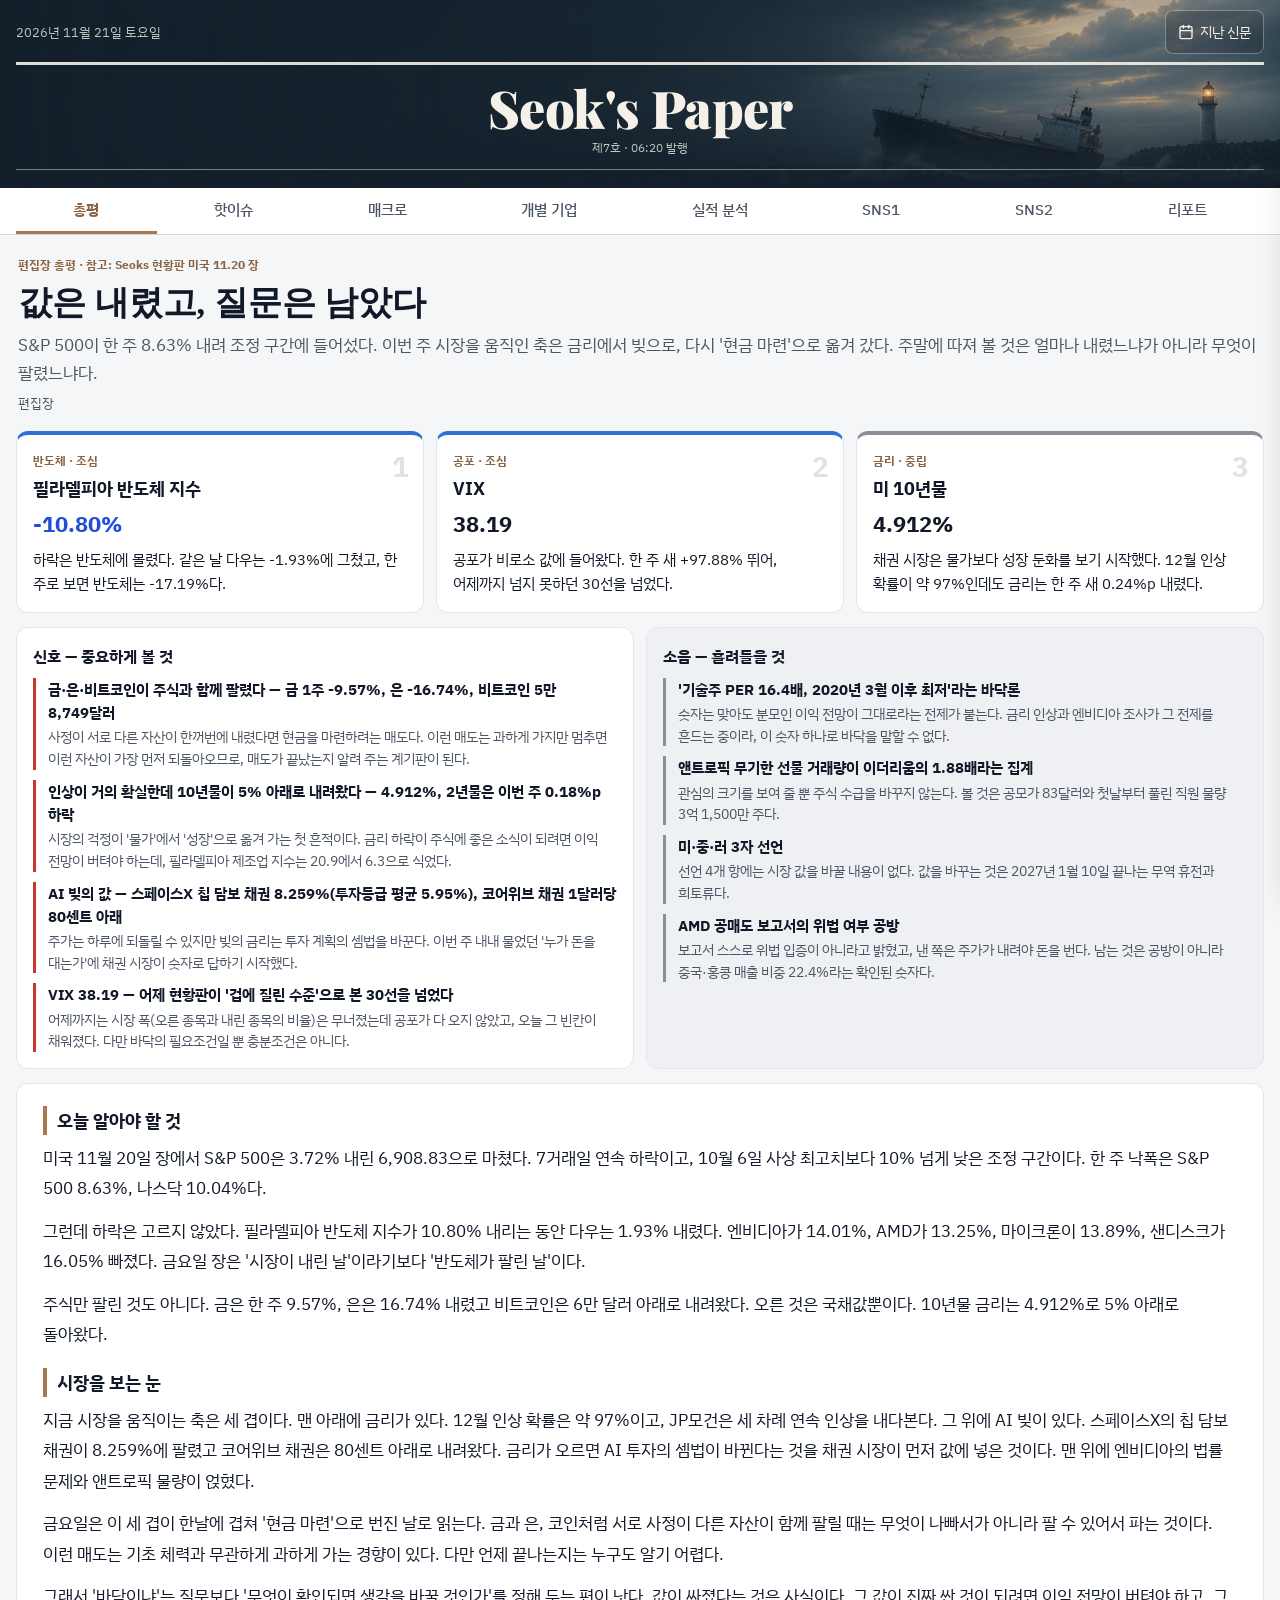
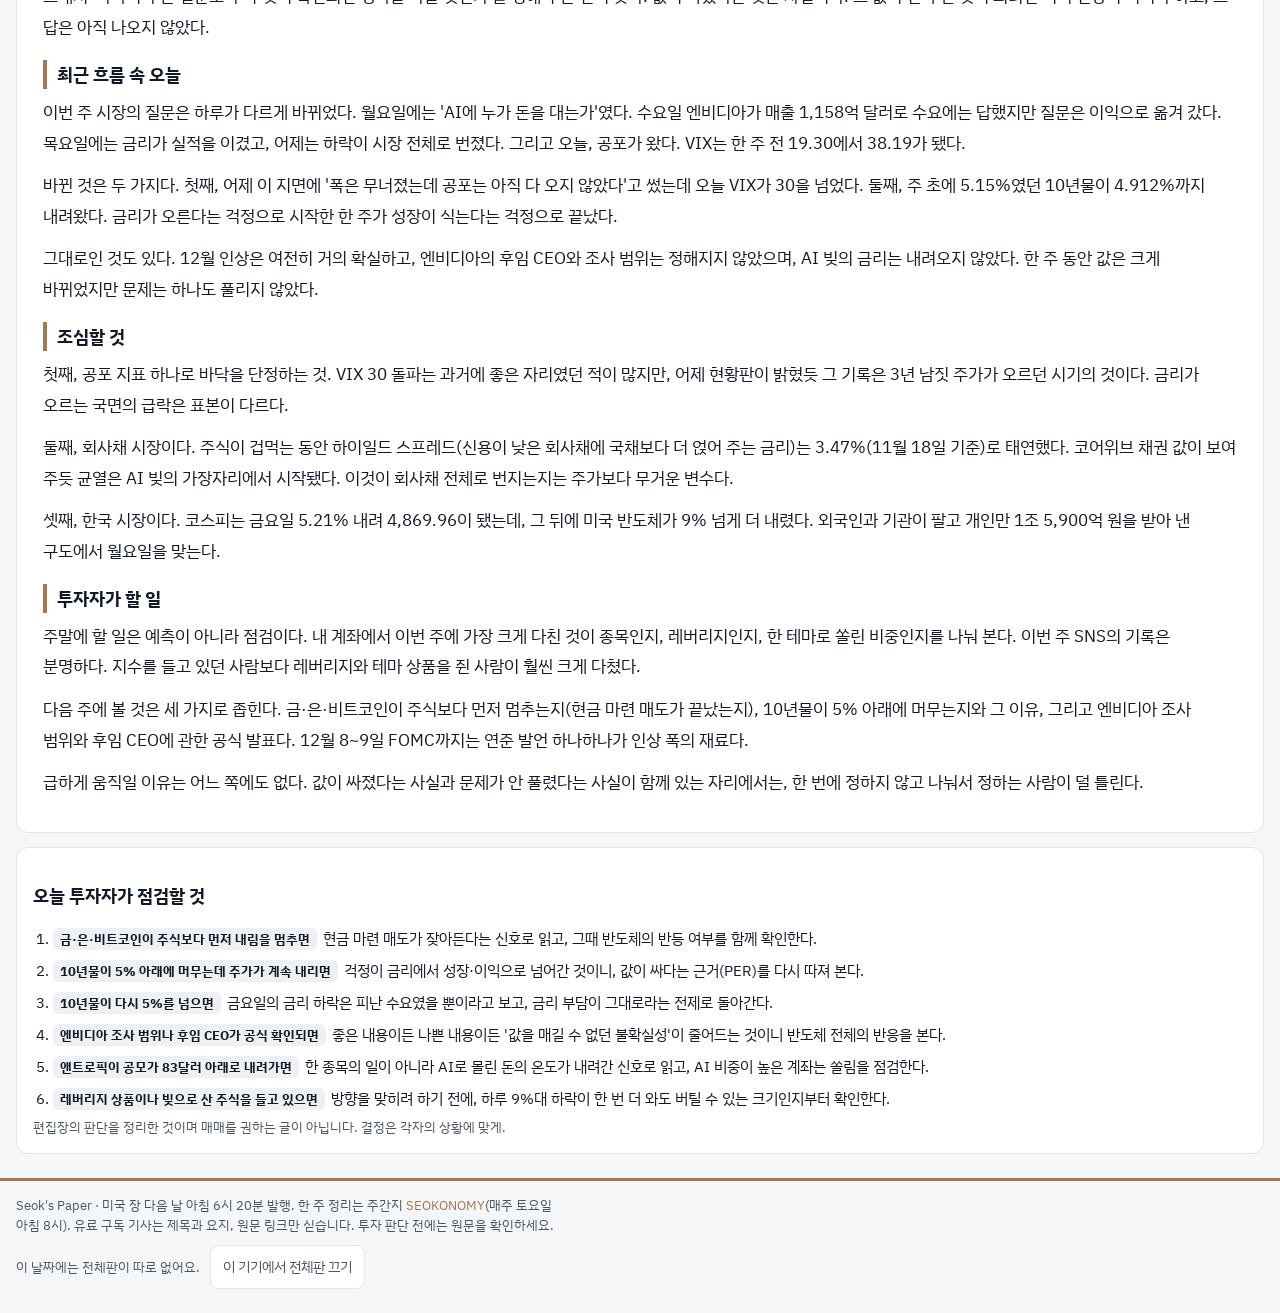
<file: index.html>
<!doctype html>
<html lang="ko">
<head>
<meta charset="utf-8">
<meta name="viewport" content="width=device-width, initial-scale=1, viewport-fit=cover">
<meta name="robots" content="noindex, nofollow">
<meta name="theme-color" content="#111827">
<title>Seok's Paper</title>
<link rel="preconnect" href="https://fonts.googleapis.com">
<link rel="preconnect" href="https://fonts.gstatic.com" crossorigin>
<link rel="stylesheet" href="https://fonts.googleapis.com/css2?family=IBM+Plex+Sans+KR:wght@400;500;600;700&family=Nanum+Myeongjo:wght@700;800&family=Playfair+Display:wght@900&display=swap">
<link rel="stylesheet" href="assets/app.css">
</head>
<body>
<a class="skip" href="#content">본문으로 건너뛰기</a>
<div id="sampleBanner" class="sample-banner" hidden>예시 데이터로 만든 시범 화면입니다. 실제 기사나 시세가 아닙니다.</div>
<header class="masthead">
  <div class="wrap mast-inner">
    <div class="mast-top">
      <span id="dateLabel" class="date-label">불러오는 중</span>
      <button id="calBtn" class="btn-outline cal-btn" type="button" aria-controls="calendarPanel" aria-expanded="false">
        <svg width="16" height="16" viewBox="0 0 24 24" fill="none" stroke="currentColor" stroke-width="2" stroke-linecap="round" stroke-linejoin="round" aria-hidden="true"><rect x="3" y="4" width="18" height="18" rx="2"></rect><line x1="16" y1="2" x2="16" y2="6"></line><line x1="8" y1="2" x2="8" y2="6"></line><line x1="3" y1="10" x2="21" y2="10"></line></svg>
        <span>지난 신문</span>
      </button>
    </div>
    <div class="mast-title">
      <h1 class="paper-name"><a href="#/" id="homeLink">Seok's Paper</a></h1>
      <p id="issueLine" class="issue-line"></p>
    </div>
  </div>
</header>
<nav class="tabs-wrap" aria-label="면 이동">
  <div id="tabs" class="wrap tabs" role="tablist"></div>
</nav>

<div class="wrap layout">
  <main id="content" class="content" tabindex="-1" aria-live="polite"></main>
  <aside id="calendarPanel" class="calendar-panel" aria-label="지난 신문 달력">
    <div class="cal-head-row">
      <h2 class="side-title">지난 신문</h2>
      <button type="button" class="btn-ghost cal-close" data-cal-close aria-label="달력 닫기">닫기</button>
    </div>
    <div id="calendar"></div>
    <div id="recent" class="recent"></div>
  </aside>
</div>
<div id="calScrim" class="scrim" data-cal-close hidden></div>

<footer class="wrap site-footer">
  <p>Seok's Paper · 미국 장 다음 날 아침 6시 20분 발행. 한 주 정리는 주간지 <a href="seokonomy/">SEOKONOMY</a>(매주 토요일 아침 8시). 유료 구독 기사는 제목과 요지, 원문 링크만 싣습니다. 투자 판단 전에는 원문을 확인하세요.</p>
  <div id="ownerBox" class="owner-box" hidden>
    <span id="ownerText"></span>
    <button id="ownerOff" type="button" class="btn-outline">이 기기에서 전체판 끄기</button>
  </div>
</footer>

<div id="detail" class="detail" hidden>
  <div class="scrim show" data-close></div>
  <section class="detail-sheet" role="dialog" aria-modal="true" aria-labelledby="detailTitle" tabindex="-1">
    <div class="detail-bar">
      <button type="button" class="btn-ghost back-btn" data-close>
        <svg width="18" height="18" viewBox="0 0 24 24" fill="none" stroke="currentColor" stroke-width="2" stroke-linecap="round" stroke-linejoin="round" aria-hidden="true"><polyline points="15 18 9 12 15 6"></polyline></svg>
        <span>목록으로</span>
      </button>
      <span class="bar-name">Seok's Paper</span>
    </div>
    <div id="detailBody" class="detail-body"></div>
  </section>
</div>

<script src="assets/app.js" defer></script>
<!-- 석스 가판대로 돌아가는 단추: 가판대 저장소의 home.js (지우지 마세요) -->
<script src="https://hangseokemail-spec.github.io/home.js" defer></script>
</body>
</html>
</file>
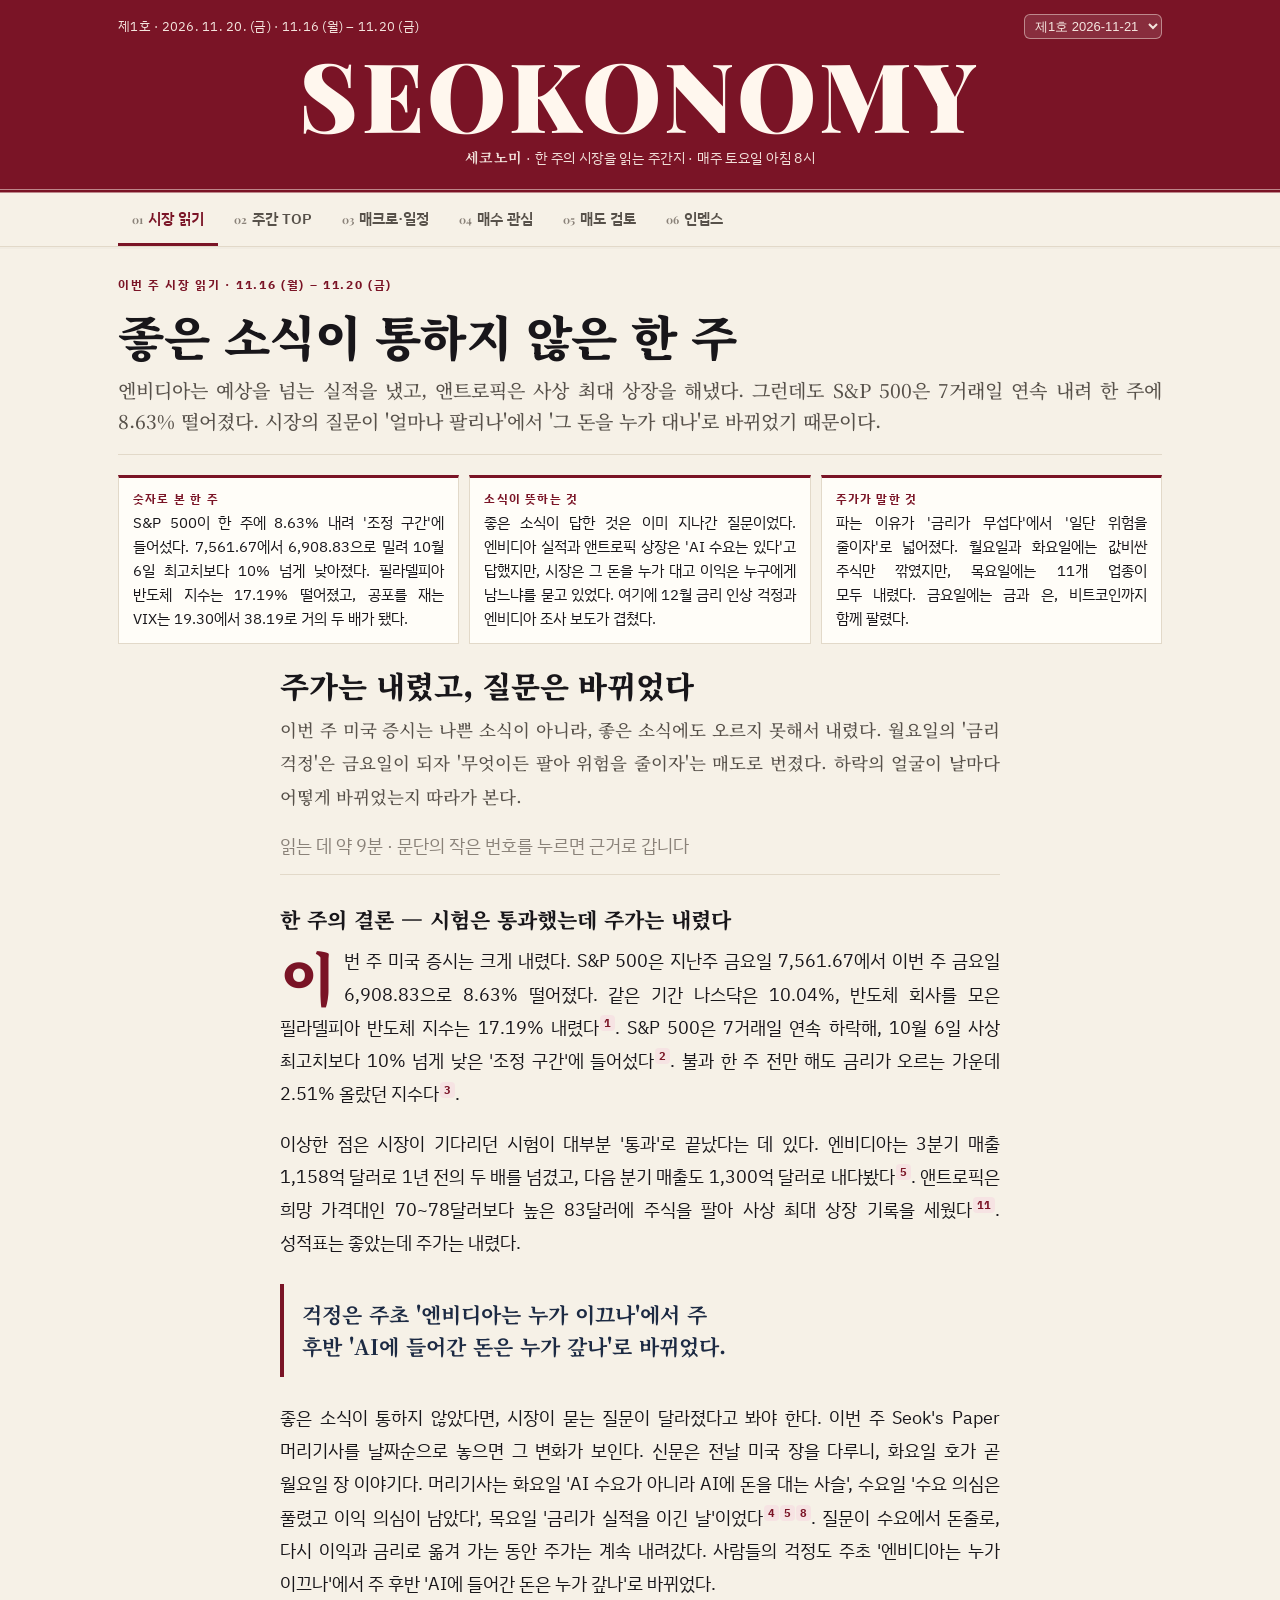
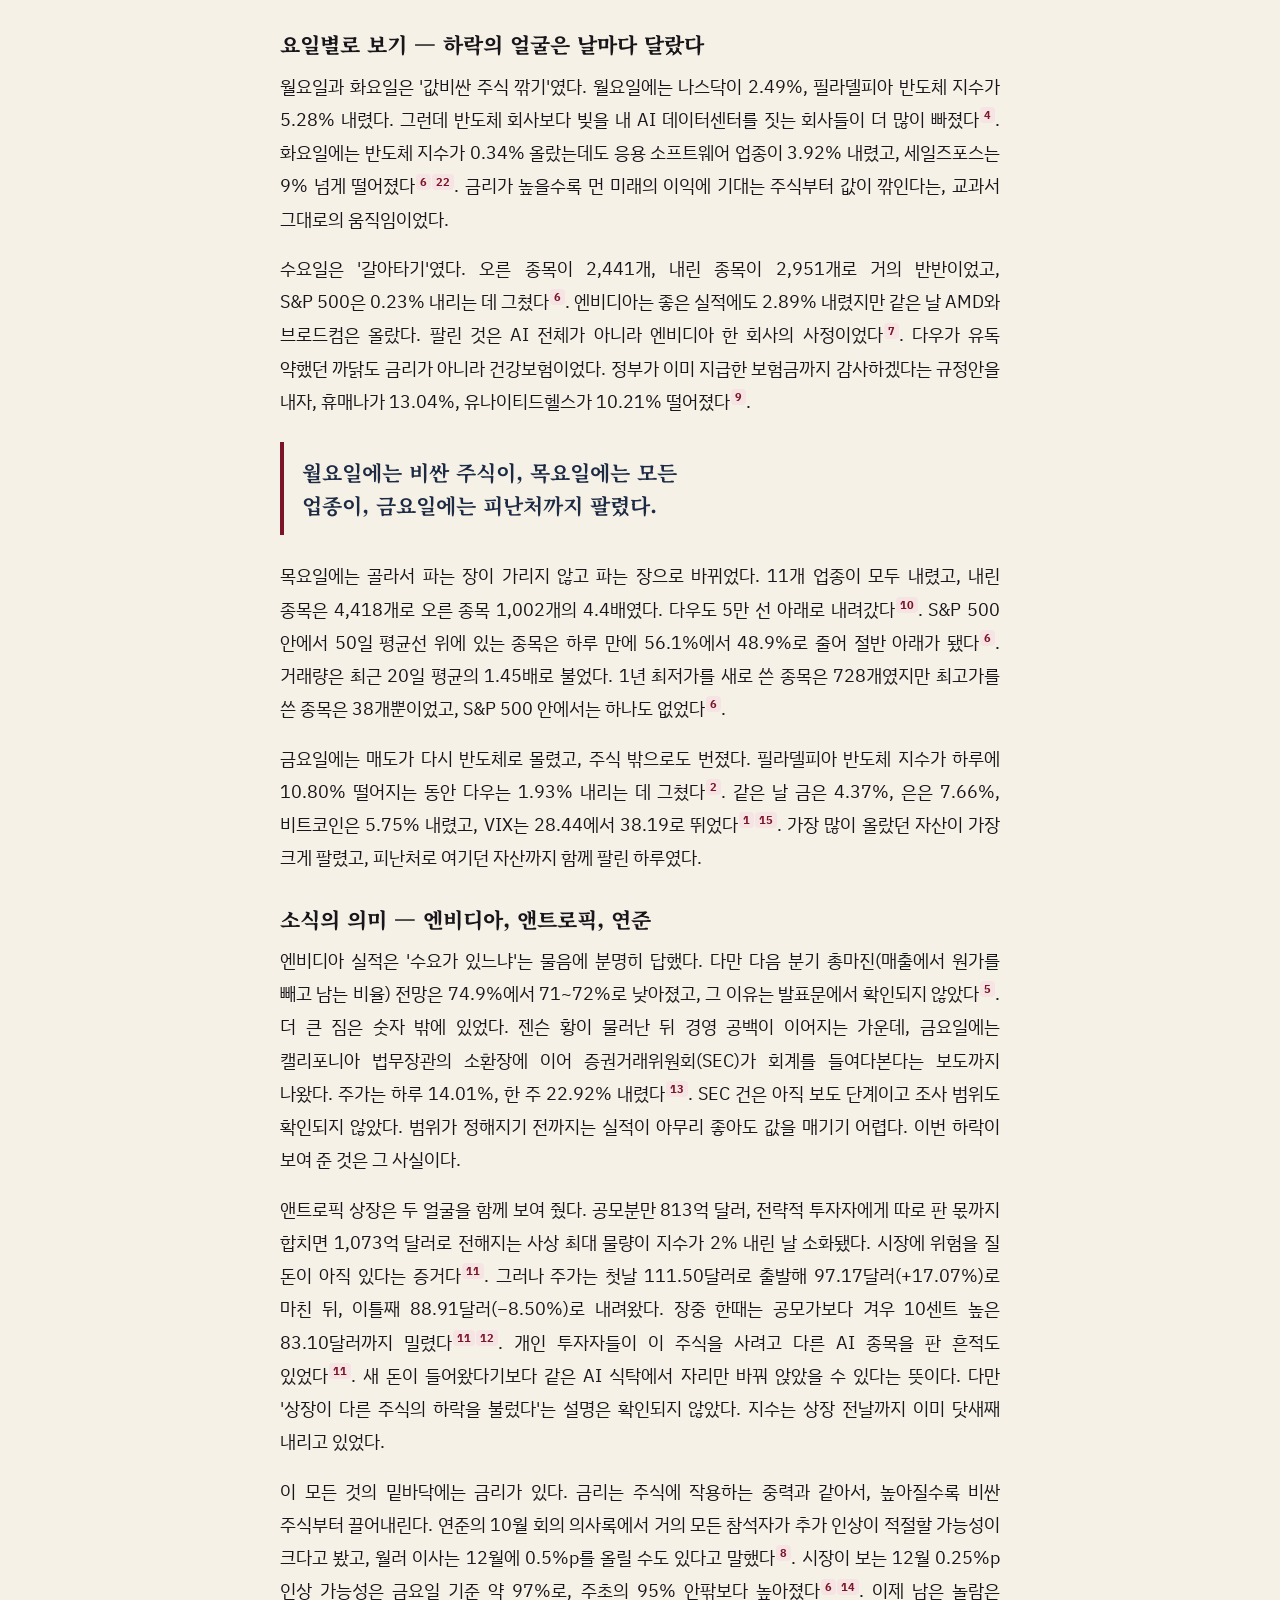
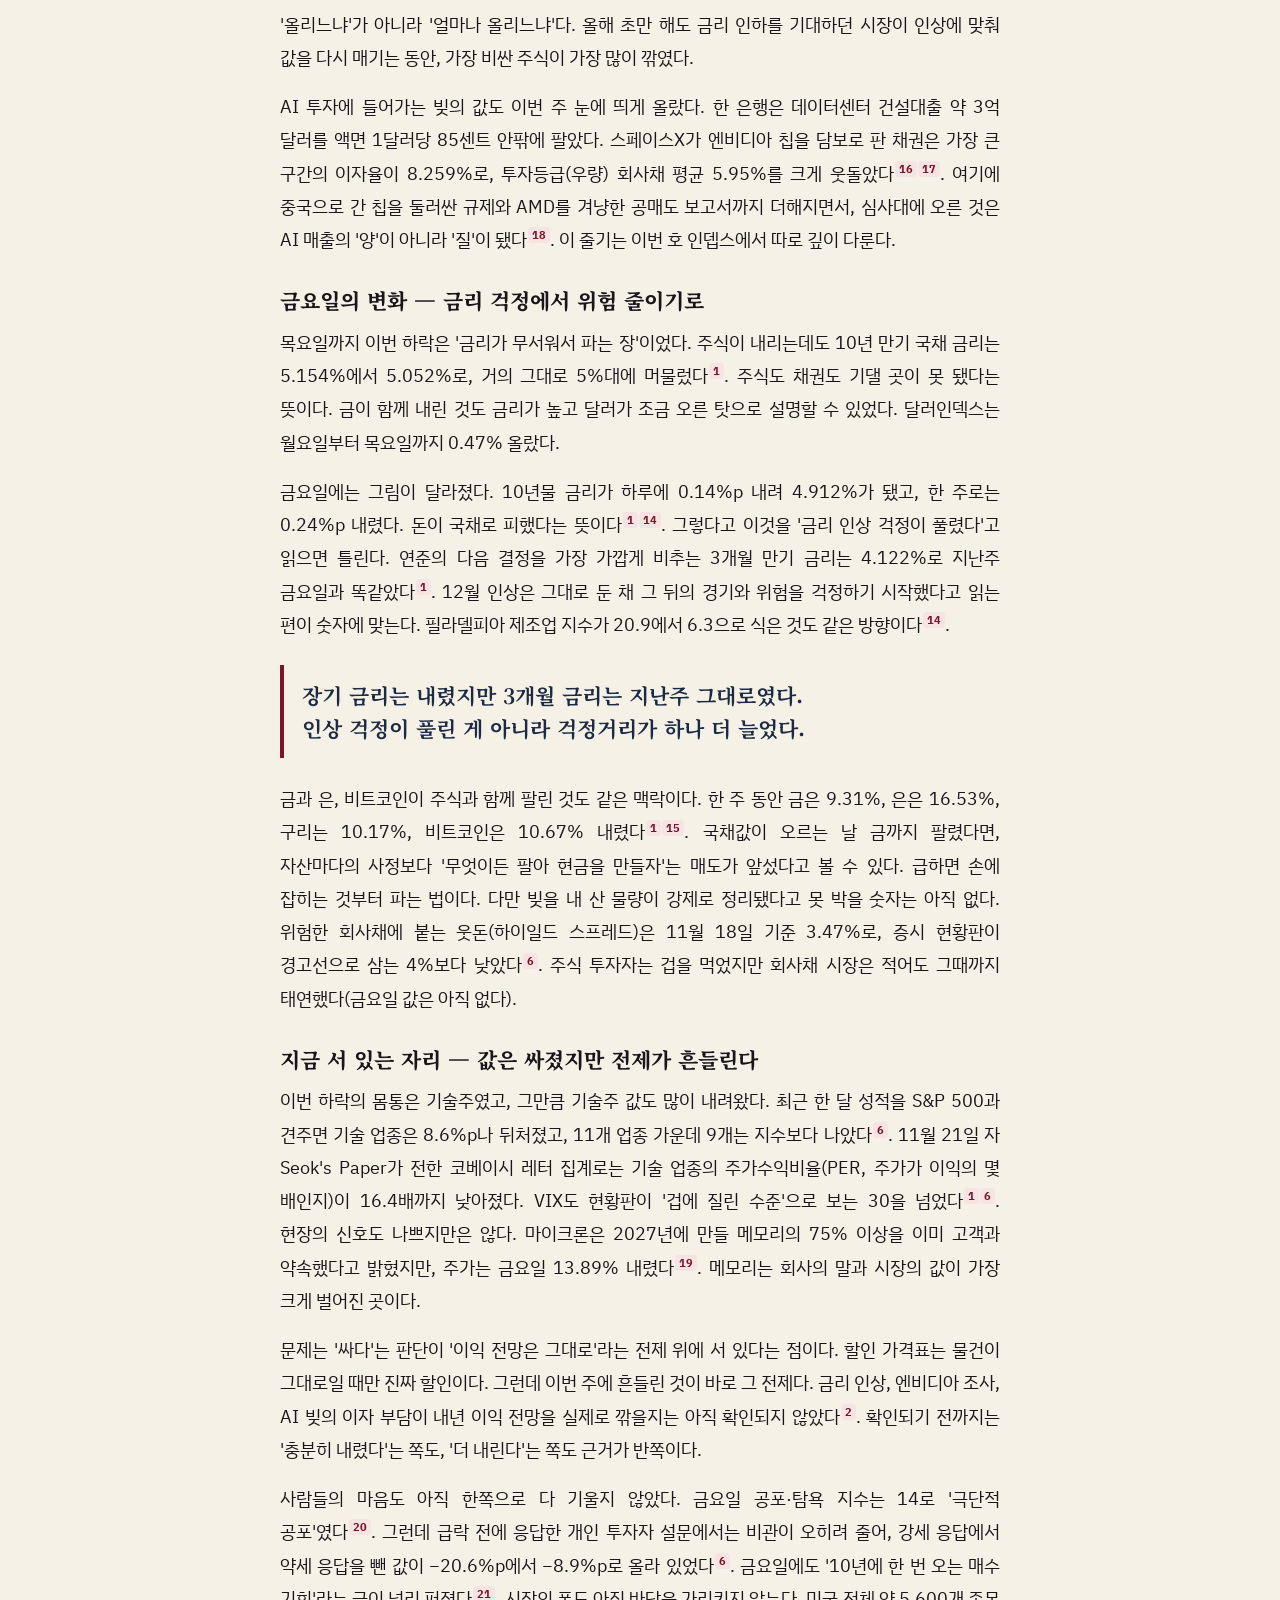
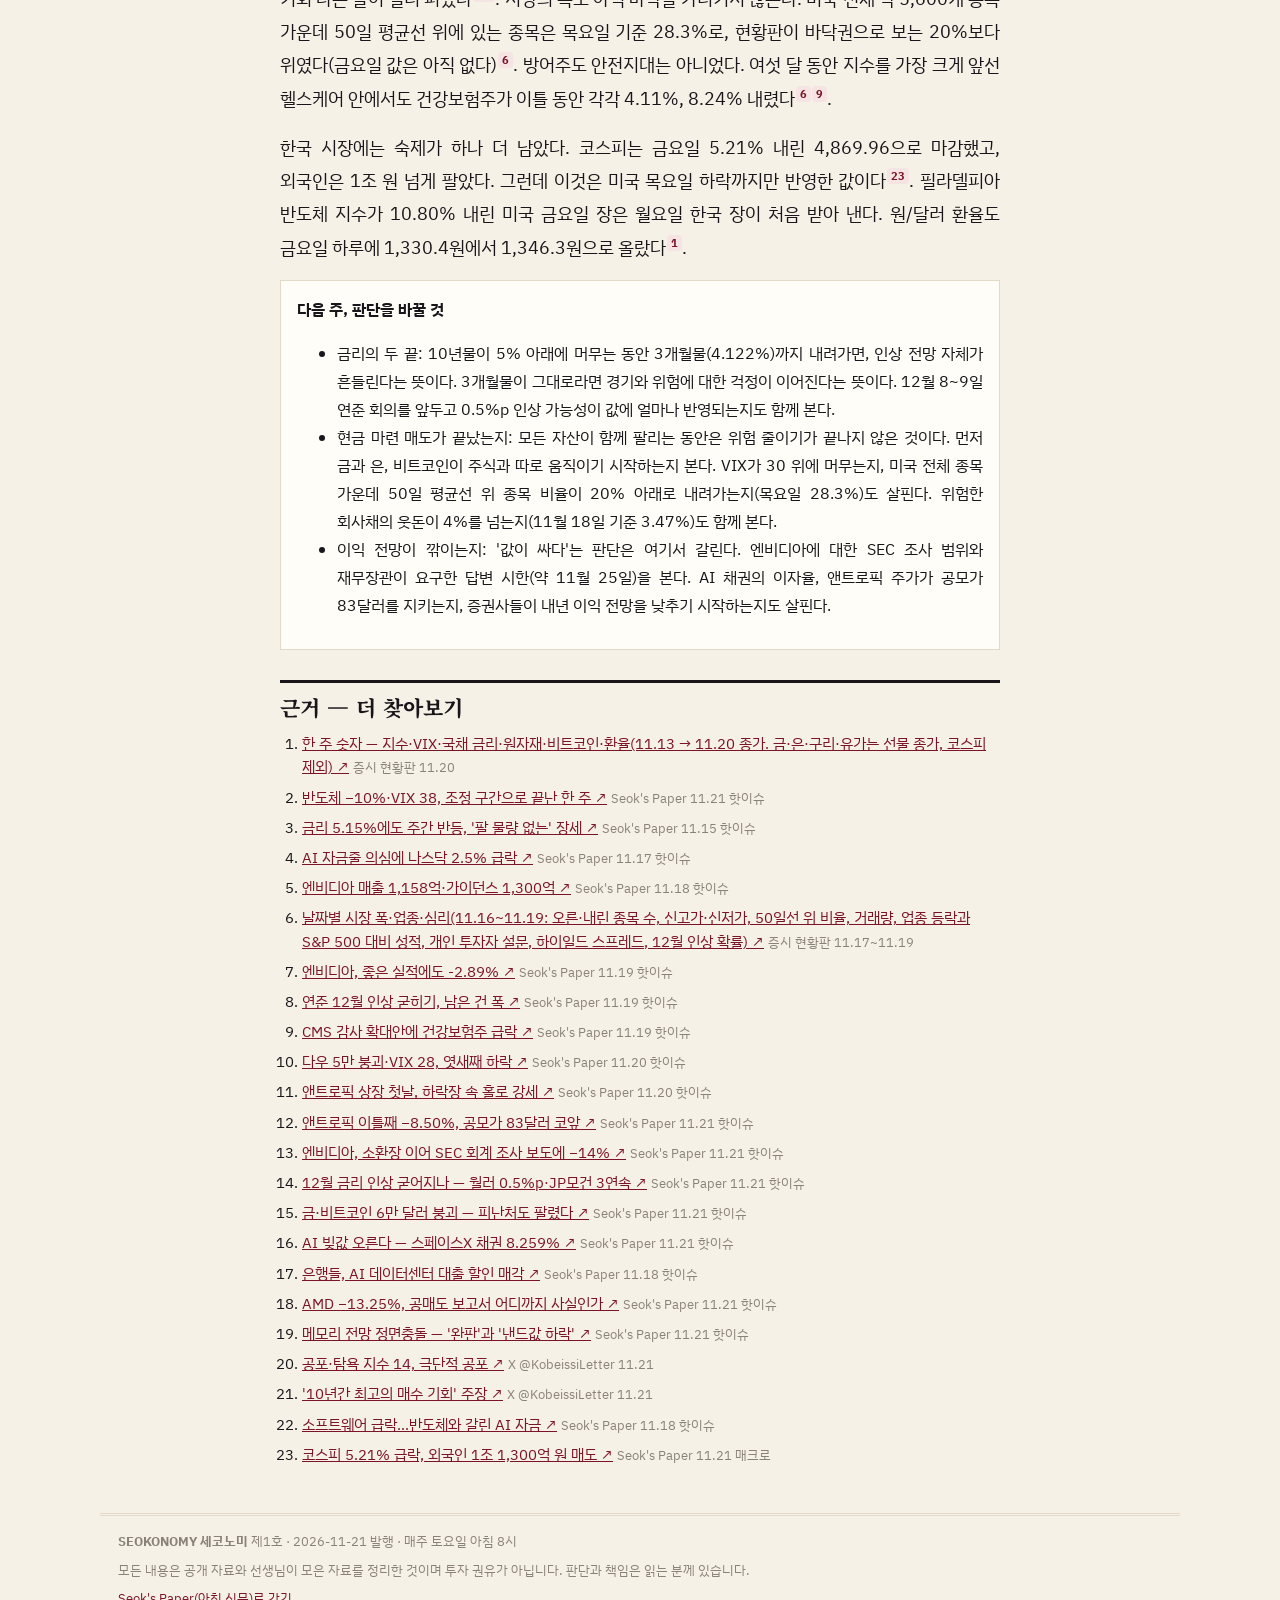
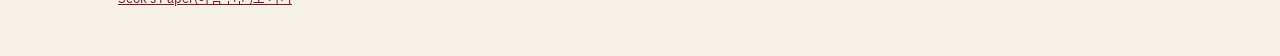
<file: seokonomy/index.html>
<!doctype html>
<html lang="ko">
<head>
<meta charset="utf-8">
<meta name="viewport" content="width=device-width, initial-scale=1, viewport-fit=cover">
<meta name="robots" content="noindex, nofollow">
<meta name="theme-color" content="#7A1426">
<title>SEOKONOMY — 주간 시장 경제지</title>
<link rel="preconnect" href="https://fonts.googleapis.com">
<link rel="preconnect" href="https://fonts.gstatic.com" crossorigin>
<link rel="stylesheet" href="https://fonts.googleapis.com/css2?family=Playfair+Display:ital,wght@0,700;0,900;1,700&family=Noto+Serif+KR:wght@500;700;900&family=IBM+Plex+Sans+KR:wght@400;500;600;700&display=swap">
<link rel="stylesheet" href="mag.css">
</head>
<body>
<a class="skip" href="#content">본문으로 건너뛰기</a>
<header class="mast">
  <div class="wrap mast-in">
    <div class="mast-row">
      <span class="mast-meta" id="issueMeta">불러오는 중</span>
      <label class="past"><span class="sr">지난 호</span><select id="pastSel" aria-label="지난 호 고르기"></select></label>
    </div>
    <h1 class="mast-title"><a href="#/" id="homeLink">SEOKONOMY</a></h1>
    <p class="mast-sub"><span>세코노미</span> · 한 주의 시장을 읽는 주간지 · 매주 토요일 아침 8시</p>
  </div>
</header>
<nav class="tabs-wrap" aria-label="지면 이동">
  <div id="tabs" class="wrap tabs" role="tablist"></div>
</nav>
<main id="content" class="wrap content" tabindex="-1" aria-live="polite"></main>
<footer class="wrap foot" id="foot"></footer>
<script src="mag.js"></script>
<!-- 석스 가판대로 돌아가는 단추: 가판대 저장소의 home.js (지우지 마세요) -->
<script src="https://hangseokemail-spec.github.io/home.js" defer></script>
</body>
</html>
</file>
<file: assets/app.css>
/* Seok's Paper — 아침 시장 신문. 휴대폰 1단 → 태블릿 2단 → PC 본문+달력 사이드바 */
:root {
  --paper: #F5F6F8;
  --surface: #FFFFFF;
  --ink: #111827;
  --ink-2: #4B5563;
  --line: #E3E6EB;
  --soft: #EEF0F3;
  --accent: #1F4FD8;
  --accent-ink: #163BA6;
  --accent-soft: #E3E8F7;
  --hot: #C2410C;
  --hot-ink: #9A3412;
  --hot-soft: #FFF4EC;
  --hot-line: #F6D3BC;
  --font-mast: 'Playfair Display', Georgia, 'Times New Roman', serif;
  --font-head: 'Nanum Myeongjo', 'Batang', serif;
  --font-body: 'IBM Plex Sans KR', 'Malgun Gothic', 'Apple SD Gothic Neo', sans-serif;
  --font-mono: Consolas, 'SFMono-Regular', ui-monospace, monospace;
  --radius: 12px;
  color-scheme: light;
}
@media (prefers-color-scheme: dark) {
  :root {
    --paper: #0F1419;
    --surface: #171D24;
    --ink: #E8EAED;
    --ink-2: #A9B1BC;
    --line: #2A323C;
    --soft: #222A33;
    --accent: #7C9CF5;
    --accent-ink: #A9BEF9;
    --accent-soft: #1E2A4A;
    --hot: #F08A4B;
    --hot-ink: #F5A574;
    --hot-soft: #2A1C14;
    --hot-line: #4A2F1F;
    color-scheme: dark;
  }
}

* { box-sizing: border-box; }
html { -webkit-text-size-adjust: 100%; }
body {
  margin: 0;
  background: var(--paper);
  color: var(--ink);
  font-family: var(--font-body);
  font-size: 15px;
  line-height: 1.6;
  word-break: keep-all;
  overflow-wrap: break-word;
}
a { color: var(--accent); text-decoration: none; }
a:hover { text-decoration: underline; }
button { font: inherit; color: inherit; }
:focus-visible { outline: 3px solid var(--accent); outline-offset: 2px; border-radius: 6px; }
@media (prefers-reduced-motion: reduce) { * { transition: none !important; animation: none !important; } }

.skip { position: absolute; left: -999px; top: 0; background: var(--ink); color: var(--paper); padding: 8px 12px; z-index: 50; }
.skip:focus { left: 8px; }
.wrap { width: 100%; max-width: 1360px; margin: 0 auto; padding-left: max(16px, env(safe-area-inset-left)); padding-right: max(16px, env(safe-area-inset-right)); }

.sample-banner { background: var(--ink); color: var(--paper); font-size: 13px; text-align: center; padding: 6px 16px; }

/* 제호 */
.masthead { background: var(--surface); }
.mast-inner { padding-top: 10px; }
.mast-top { display: flex; justify-content: space-between; align-items: center; gap: 12px; }
.date-label { font-size: 13px; color: var(--ink-2); }
.mast-title { border-top: 3px solid var(--ink); border-bottom: 1px solid var(--ink); margin-top: 8px; padding: 8px 0 6px; text-align: center; }
.paper-name { margin: 0; font-family: var(--font-mast); font-weight: 900; font-size: clamp(30px, 6vw, 52px); line-height: 1.1; letter-spacing: -0.01em; }
.paper-name a { color: var(--ink); }
.paper-name a:hover { text-decoration: none; }
.issue-line { margin: 2px 0 0; font-size: 12px; color: var(--ink-2); }

.tabs-wrap { overflow-x: auto; scrollbar-width: none; position: sticky; top: 0; z-index: 20; background: var(--surface); border-bottom: 1px solid var(--line); }
.tabs-wrap::-webkit-scrollbar { display: none; }
.tabs { display: flex; gap: 0; }
.tab {
  flex: 1 0 auto; min-height: 46px; padding: 0 14px; border: 0; background: transparent;
  border-bottom: 3px solid transparent; font-size: 14.5px; font-weight: 500; color: var(--ink-2); cursor: pointer; white-space: nowrap;
}
.tab[aria-selected="true"] { color: var(--ink); font-weight: 700; border-bottom-color: var(--accent); }
.tab.weekly-tab[aria-selected="true"] { border-bottom-color: var(--hot); }
.tab .dot { display: inline-block; width: 6px; height: 6px; margin-left: 6px; background: var(--hot); transform: rotate(45deg); vertical-align: middle; }

/* 가로로 눕힌 휴대폰: 제호를 줄여 본문 공간 확보 */
@media (orientation: landscape) and (max-height: 540px) {
  .mast-title { margin-top: 4px; padding: 4px 0; }
  .paper-name { font-size: 26px; }
  .issue-line { display: none; }
}

/* 본문 + 달력 */
.layout { display: grid; grid-template-columns: minmax(0, 1fr); gap: 24px; padding-top: 16px; padding-bottom: 24px; }
.content { display: flex; flex-direction: column; gap: 16px; min-width: 0; }
.content:focus { outline: none; }

.calendar-panel {
  position: fixed; inset: auto 0 0 0; max-height: 86vh; overflow-y: auto; z-index: 40;
  background: var(--surface); border-top-left-radius: 18px; border-top-right-radius: 18px;
  padding: 16px max(16px, env(safe-area-inset-right)) calc(16px + env(safe-area-inset-bottom)) max(16px, env(safe-area-inset-left));
  transform: translateY(105%); transition: transform .2s ease; box-shadow: 0 -8px 30px rgba(0,0,0,.18);
}
.calendar-panel.open { transform: translateY(0); }
.scrim { position: fixed; inset: 0; background: rgba(15, 20, 25, .45); z-index: 35; }
.cal-head-row { display: flex; justify-content: space-between; align-items: center; }
.side-title { margin: 0; font-family: var(--font-head); font-weight: 800; font-size: 20px; }

@media (min-width: 1600px) {
  .layout { grid-template-columns: minmax(0, 1fr) 300px; align-items: start; }
  .calendar-panel {
    position: sticky; top: 64px; inset: auto; transform: none; max-height: none; box-shadow: none; z-index: auto;
    border: 1px solid var(--line); border-radius: var(--radius); padding: 16px;
  }
  .cal-close, .cal-btn, #calScrim { display: none !important; }
}

/* 공통 블록 */
.section-head { display: flex; justify-content: space-between; align-items: baseline; gap: 12px; flex-wrap: wrap; }
.section-title { margin: 0; font-family: var(--font-head); font-weight: 800; font-size: clamp(21px, 2.4vw, 26px); line-height: 1.3; }
.section-note { margin: 0; font-size: 13px; color: var(--ink-2); }
.panel { background: var(--surface); border: 1px solid var(--line); border-radius: var(--radius); padding: 16px; }
.cards { display: grid; grid-template-columns: repeat(auto-fill, minmax(min(100%, 320px), 1fr)); gap: 12px; }
.kicker { font-size: 12px; font-weight: 700; color: var(--accent); }
.muted { color: var(--ink-2); }
.small { font-size: 12.5px; }
.num { font-variant-numeric: tabular-nums; }

.lead-panel { display: grid; gap: 12px; }
.lead-text { margin: 0; font-family: var(--font-head); font-weight: 800; font-size: clamp(20px, 2.6vw, 28px); line-height: 1.45; text-wrap: balance; }
.stats { display: grid; grid-template-columns: repeat(3, minmax(0, 1fr)); gap: 8px; padding-top: 10px; border-top: 1px solid var(--soft); }
.stat strong { display: block; font-size: 19px; font-variant-numeric: tabular-nums; }
.stat span { font-size: 12.5px; color: var(--ink-2); }
@media (min-width: 900px) { .lead-panel { grid-template-columns: minmax(0, 1.4fr) minmax(0, 1fr); align-items: end; } .stats { border-top: 0; border-left: 1px solid var(--soft); padding: 0 0 0 16px; } }

/* 기사 카드 (누르면 상세) */
.card {
  display: grid; grid-template-columns: 34px minmax(0, 1fr); gap: 10px; text-align: left; width: 100%;
  background: var(--surface); border: 1px solid var(--line); border-radius: var(--radius); padding: 14px; cursor: pointer;
  transition: border-color .15s ease, transform .15s ease;
}
.card:hover { border-color: var(--accent); }
.card.no-rank { grid-template-columns: minmax(0, 1fr); }
.rank { font-family: var(--font-mast); font-weight: 900; font-size: 27px; line-height: 1; color: var(--ink-2); }
.rank.top { color: var(--accent); }
.card-body { display: flex; flex-direction: column; gap: 6px; min-width: 0; }
.card-title { margin: 0; font-family: var(--font-head); font-weight: 800; font-size: 17.5px; line-height: 1.42; text-wrap: balance; }
.card-text { margin: 0; font-size: 14px; line-height: 1.55; color: var(--ink-2); }
.card-meta { display: flex; flex-wrap: wrap; align-items: center; gap: 6px; padding-top: 2px; }
.more { margin-left: auto; font-size: 12.5px; color: var(--ink-2); white-space: nowrap; }
.mention { display: inline-flex; align-items: center; gap: 6px; font-size: 12.5px; font-weight: 700; color: var(--accent); }
.mbar { display: inline-flex; width: 52px; height: 4px; background: var(--accent-soft); border-radius: 2px; }
.mbar i { display: block; height: 4px; border-radius: 2px; background: var(--accent); }
.ticker { font-family: var(--font-mono); font-size: 12px; padding: 2px 6px; border-radius: 4px; background: var(--soft); color: var(--ink); }
.chip { font-size: 12px; font-weight: 600; padding: 3px 8px; border-radius: 999px; background: var(--soft); color: var(--ink); }

.badge { font-size: 12px; font-weight: 700; padding: 2px 8px; border-radius: 999px; white-space: nowrap; }
.badge.confirmed { background: var(--accent-soft); color: var(--accent-ink); }
.badge.partial { background: var(--soft); color: var(--ink); }
.badge.rumor { background: transparent; color: var(--hot-ink); border: 1px solid var(--hot); }

/* 2면 지표 */
.indicators { display: grid; grid-template-columns: repeat(auto-fill, minmax(min(100%, 150px), 1fr)); gap: 8px; }
.indicator { background: var(--surface); border: 1px solid var(--line); border-radius: 10px; padding: 12px; display: flex; flex-direction: column; gap: 2px; }
.indicator strong { font-size: 19px; font-variant-numeric: tabular-nums; }
.up { color: #B42318; }
.down { color: #1F4FD8; }
@media (prefers-color-scheme: dark) { .up { color: #F97066; } .down { color: #7C9CF5; } }
.macro-read { background: var(--accent-soft); border-radius: 8px; padding: 10px 12px; font-size: 14px; }
.macro-read b { display: block; font-size: 12px; color: var(--accent-ink); }

/* 3면 순위 */
.rank-list { display: flex; flex-direction: column; gap: 10px; }
.rank-row { display: grid; grid-template-columns: 104px minmax(0, 1fr) 40px; gap: 8px; align-items: center; }
.rank-row .name { font-size: 14px; font-weight: 600; white-space: nowrap; overflow: hidden; text-overflow: ellipsis; }
.stack { display: flex; height: 10px; background: var(--soft); border-radius: 3px; overflow: hidden; }
.stack .tg { background: var(--accent); }
.stack .x { background: #9DB4F0; }
@media (prefers-color-scheme: dark) { .stack .x { background: #3D5AA8; } }
.legend { display: flex; gap: 14px; font-size: 12.5px; color: var(--ink-2); }
.legend i { display: inline-block; width: 10px; height: 10px; border-radius: 2px; margin-right: 6px; vertical-align: -1px; }
.metric-grid { display: grid; grid-template-columns: repeat(3, minmax(0, 1fr)); gap: 8px; }
.metric { background: var(--soft); border-radius: 8px; padding: 8px 10px; display: flex; flex-direction: column; }
.metric span { font-size: 11.5px; color: var(--ink-2); }
.metric strong { font-size: 14.5px; font-variant-numeric: tabular-nums; }

/* 4·5면 */
.notice { background: var(--hot-soft); border: 1px solid var(--hot-line); border-radius: var(--radius); padding: 14px; display: flex; flex-direction: column; gap: 10px; }
.notice p { margin: 0; font-size: 14px; }
.page-mark { font-family: var(--font-mast); font-weight: 900; font-size: 21px; color: var(--hot); margin-right: 8px; }
.debate { display: grid; gap: 14px; }
.positions { display: grid; grid-template-columns: repeat(auto-fit, minmax(min(100%, 260px), 1fr)); gap: 12px; }
.position { border-top: 3px solid var(--line); padding-top: 10px; display: flex; flex-direction: column; gap: 6px; }
.share { display: flex; align-items: center; gap: 8px; font-size: 12.5px; color: var(--ink-2); }
.share .bar { flex: 1; height: 6px; background: var(--soft); border-radius: 3px; display: flex; }
.share .bar i { display: block; height: 6px; border-radius: 3px; }
.facts { display: grid; grid-template-columns: repeat(auto-fit, minmax(min(100%, 240px), 1fr)); gap: 10px; }
.fact { border-radius: 8px; padding: 10px 12px; font-size: 14px; }
.fact.known { background: var(--accent-soft); }
.fact.unknown { background: var(--hot-soft); }
.fact b { display: block; font-size: 12.5px; margin-bottom: 4px; }

/* 주간 특보 */
.weekly-head { background: var(--hot-soft); border: 1px solid var(--hot-line); }
.weekly-head .kicker { color: var(--hot-ink); }
.days { display: grid; grid-template-columns: repeat(6, minmax(0, 1fr)); gap: 4px; max-width: 320px; }
.days span { font-size: 12px; text-align: center; padding: 3px 0; border-radius: 4px; background: var(--soft); color: var(--ink-2); }
.days span.on { background: var(--hot); color: #FFFFFF; font-weight: 700; }
table { width: 100%; border-collapse: collapse; font-size: 14px; }
th, td { padding: 9px 6px; border-bottom: 1px solid var(--soft); text-align: right; font-variant-numeric: tabular-nums; }
th:first-child, td:first-child { text-align: left; }
thead th { font-size: 12.5px; color: var(--ink-2); font-weight: 600; border-bottom-color: var(--line); }
.table-box { overflow-x: auto; }

/* 달력 */
.cal-nav { display: flex; justify-content: space-between; align-items: center; margin-top: 8px; }
.cal-nav button { width: 44px; height: 44px; border: 0; background: transparent; font-size: 22px; border-radius: 8px; cursor: pointer; color: var(--ink); }
.cal-nav button:hover { background: var(--soft); }
.cal-nav strong { font-size: 16px; }
.cal-grid { display: grid; grid-template-columns: repeat(7, minmax(0, 1fr)); gap: 4px; }
.cal-dow { font-size: 12px; font-weight: 600; color: var(--ink-2); text-align: center; padding: 4px 0; }
.cal-dow.sun { color: var(--hot-ink); }
.cal-day { min-height: 46px; border-radius: 8px; display: flex; flex-direction: column; align-items: center; justify-content: center; gap: 3px; font-size: 14px; font-variant-numeric: tabular-nums; color: var(--ink-2); opacity: .6; }
button.cal-day { opacity: 1; border: 1px solid var(--line); background: var(--surface); color: var(--ink); font-weight: 700; cursor: pointer; }
button.cal-day:hover { border-color: var(--accent); }
button.cal-day.weekly { border-color: var(--hot); background: var(--hot-soft); }
button.cal-day.selected { background: var(--accent); border-color: var(--accent); color: #FFFFFF; }
.cal-day .mk { width: 6px; height: 6px; border-radius: 50%; background: var(--accent); }
.cal-day.weekly .mk { border-radius: 0; background: var(--hot); transform: rotate(45deg); }
.cal-day.selected .mk { background: #FFFFFF; }
.recent { display: flex; flex-direction: column; gap: 8px; margin-top: 16px; }
.recent h3 { margin: 0; font-size: 14px; }
.recent button { text-align: left; border: 1px solid var(--line); background: var(--surface); border-radius: 10px; padding: 10px 12px; cursor: pointer; display: flex; flex-direction: column; gap: 2px; }
.recent button:hover { border-color: var(--accent); }
.recent .rd { font-size: 12px; font-weight: 700; color: var(--accent); }
.recent .rh { font-family: var(--font-head); font-weight: 800; font-size: 14.5px; line-height: 1.45; }

/* 버튼 */
.btn-outline { display: inline-flex; align-items: center; gap: 6px; min-height: 44px; padding: 0 12px; border: 1px solid var(--line); border-radius: 8px; background: var(--surface); cursor: pointer; font-size: 13.5px; }
.btn-ghost { display: inline-flex; align-items: center; gap: 4px; min-height: 44px; padding: 0 10px; border: 0; background: transparent; cursor: pointer; font-size: 14px; font-weight: 600; border-radius: 8px; }
.btn-ghost:hover, .btn-outline:hover { background: var(--soft); }

/* 상세 보기: 휴대폰은 전체 화면, 태블릿은 가운데, PC는 오른쪽 패널 */
.detail { position: fixed; inset: 0; z-index: 60; }
.detail .scrim { z-index: 0; }
.detail-sheet {
  position: absolute; inset: 0; background: var(--paper); overflow-y: auto; overscroll-behavior: contain;
  display: flex; flex-direction: column;
}
.detail-sheet:focus { outline: none; }
.detail-bar { position: sticky; top: 0; z-index: 2; display: flex; justify-content: space-between; align-items: center; background: var(--surface); border-bottom: 1px solid var(--line); padding: 2px max(8px, env(safe-area-inset-right)) 2px max(8px, env(safe-area-inset-left)); }
.bar-name { font-family: var(--font-mast); font-weight: 900; font-size: 18px; padding-right: 8px; }
.detail-body { padding: 18px 16px calc(32px + env(safe-area-inset-bottom)); display: flex; flex-direction: column; gap: 16px; max-width: 760px; width: 100%; margin: 0 auto; }
@media (min-width: 760px) {
  .detail-sheet { inset: 24px auto 24px 50%; transform: translateX(-50%); width: min(760px, calc(100vw - 48px)); border-radius: 16px; box-shadow: 0 20px 60px rgba(0,0,0,.25); }
}

.d-title { margin: 0; font-family: var(--font-head); font-weight: 800; font-size: clamp(23px, 3vw, 28px); line-height: 1.38; text-wrap: balance; }
.d-meta { display: flex; flex-wrap: wrap; gap: 6px; align-items: center; }
.d-block { background: var(--surface); border: 1px solid var(--line); border-radius: var(--radius); padding: 16px; display: flex; flex-direction: column; gap: 10px; }
.d-block h3 { margin: 0; font-size: 15px; font-weight: 700; }
.d-block ul { margin: 0; padding-left: 18px; display: flex; flex-direction: column; gap: 6px; }
.d-block p { margin: 0; }
.view { border: 1px solid var(--line); border-radius: 10px; padding: 12px; display: flex; flex-direction: column; gap: 6px; }
.view-top { display: flex; justify-content: space-between; gap: 8px; font-size: 14px; }
.excerpt { border-left: 3px solid var(--line); padding: 2px 0 2px 12px; display: flex; flex-direction: column; gap: 2px; }
.excerpt .who { font-size: 12.5px; color: var(--ink-2); }
.link-row { display: flex; justify-content: space-between; align-items: center; gap: 8px; min-height: 48px; padding: 8px 12px; border: 1px solid var(--line); border-radius: 10px; color: var(--ink); }
.link-row:hover { border-color: var(--accent); text-decoration: none; }
.link-row .go { color: var(--accent); font-size: 13px; white-space: nowrap; }
.chart { width: 100%; height: auto; display: block; }
.chart .b { fill: var(--accent-soft); }
.chart .b.max { fill: var(--accent); }
.chart text { fill: var(--ink-2); font-size: 11px; font-family: var(--font-body); }
.sample-note { font-size: 12px; color: var(--hot-ink); }

.chip.paid { background: transparent; border: 1px solid var(--line); color: var(--ink-2); }
.paid-block { border-color: var(--hot-line); background: var(--hot-soft); }
.owner-box { display: flex; flex-wrap: wrap; align-items: center; gap: 10px; margin-top: 10px; }
.state { padding: 40px 16px; text-align: center; color: var(--ink-2); }
.site-footer { font-size: 12.5px; color: var(--ink-2); padding-bottom: calc(24px + env(safe-area-inset-bottom)); border-top: 1px solid var(--line); padding-top: 14px; }
.site-footer p { margin: 0; max-width: 70ch; }

/* 기사 수 조절 바 */
.count-bar { display: flex; flex-wrap: wrap; align-items: center; gap: 8px 14px; background: var(--surface); border: 1px solid var(--line); border-radius: var(--radius); padding: 12px 16px; }
.count-bar label { font-size: 14.5px; white-space: nowrap; }
.count-bar input[type="range"] { flex: 1 1 180px; min-width: 140px; accent-color: var(--accent); height: 28px; }
.count-bar .small { flex-basis: 100%; }
@media (min-width: 760px) { .count-bar .small { flex-basis: auto; } }
.score { font-size: 12px; font-weight: 600; color: var(--ink-2); font-variant-numeric: tabular-nums; }
.chip.boost { background: var(--hot-soft); color: var(--hot-ink); border: 1px solid var(--hot-line); }

/* 상세: 막대 그래프·교차 확인 */
.chart.mini { width: 100%; height: auto; }
.chart.mini text { font-size: 11px; fill: var(--ink-2); }
.chart .b.neg { fill: #93B4F5; }
.chart .zero { stroke: var(--line); stroke-width: 1; }
.checks td, .checks th { vertical-align: top; }
.verdict { display: inline-block; font-size: 12px; font-weight: 700; padding: 2px 8px; border-radius: 999px; white-space: nowrap; }
.verdict.v-ok { background: #E7F6EC; color: #1D6B36; }
.verdict.v-mixed { background: var(--hot-soft); color: var(--hot-ink); }
.verdict.v-one, .verdict.v-no { background: var(--soft); color: var(--ink-2); }
@media (prefers-color-scheme: dark) { .verdict.v-ok { background: #16301F; color: #7BD69A; } }

/* 실적 표 */
table.earn td, table.earn th { vertical-align: top; white-space: nowrap; }
table.earn td:last-child { white-space: normal; min-width: 160px; }
.card[hidden] { display: none !important; }

/* 4·5면 상세: 논리 따라가기 */
ol.logic { margin: 0; padding: 0; list-style: none; display: flex; flex-direction: column; gap: 10px; counter-reset: lg; }
ol.logic li { display: grid; grid-template-columns: 64px 1fr; gap: 10px; align-items: start; }
ol.logic .step { font-size: 12px; font-weight: 700; color: var(--accent); background: var(--accent-soft); border-radius: 6px; padding: 3px 6px; text-align: center; }
.d-block.counter { border-color: var(--hot-line); }


/* ---------- 넓은 화면: 옆으로 펼쳐 스크롤 줄이기 ---------- */
.hot-top { display: grid; gap: 12px; }
.basis { display: block; font-size: 13px; color: var(--ink-2); border-left: 3px solid var(--accent-soft); padding-left: 8px; }
.basis b { color: var(--ink); margin-right: 6px; }
.company-wrap, .earn-wrap { display: grid; gap: 16px; align-items: start; }
.company-side, .earn-wrap > div { display: flex; flex-direction: column; gap: 12px; min-width: 0; }

/* 태블릿 이상: 달력은 오른쪽 서랍 */
@media (min-width: 760px) and (max-width: 1599px) {
  .calendar-panel { inset: 0 0 0 auto; width: 340px; max-height: none; border-radius: 0; transform: translateX(105%); box-shadow: -8px 0 30px rgba(0,0,0,.18); }
  .calendar-panel.open { transform: translateX(0); }
}
@media (min-width: 900px) {
  .hot-top { grid-template-columns: minmax(0, 2fr) minmax(280px, 1fr); align-items: stretch; }
  .hot-top .count-bar { flex-direction: column; align-items: stretch; justify-content: center; }
  .hot-top .count-bar .small { flex-basis: auto; }
  .card .card-text { display: -webkit-box; -webkit-line-clamp: 4; -webkit-box-orient: vertical; overflow: hidden; }
}
@media (min-width: 1100px) {
  .cards { grid-template-columns: repeat(auto-fill, minmax(300px, 1fr)); }
  .company-wrap { grid-template-columns: minmax(300px, 380px) minmax(0, 1fr); }
  .company-side { position: sticky; top: 60px; }
  .company-cards { grid-template-columns: repeat(auto-fill, minmax(300px, 1fr)); }
  .indicators { grid-template-columns: repeat(5, minmax(0, 1fr)); }
}
@media (min-width: 1400px) {
  .wrap { max-width: 1680px; }
  .earn-wrap { grid-template-columns: minmax(0, 1.7fr) minmax(360px, 1fr); }
  .indicators { grid-template-columns: repeat(10, minmax(0, 1fr)); }
}

/* 상세 보기: 넓은 화면은 큰 창에 두 단으로 */
@media (min-width: 1100px) {
  .detail-sheet { inset: 24px; left: 50%; transform: translateX(-50%); width: min(1400px, calc(100vw - 48px)); border-radius: 16px; }
  .detail-body { display: block; max-width: none; columns: 2 460px; column-gap: 16px; padding: 22px 24px 32px; }
  .detail-body > * { break-inside: avoid; margin: 0 0 16px; }
  .detail-body > :first-child { column-span: all; }
}
@media (min-width: 1700px) {
  .detail-body { columns: 3 440px; }
}

/* ---------- 요약 속 핵심 수치와 작은 그래프 ---------- */
.keynums { display: flex; flex-wrap: wrap; gap: 6px; }
.kn { flex: 1 1 auto; display: flex; flex-direction: column; gap: 1px; background: var(--soft); border-radius: 8px; padding: 6px 8px; min-width: 74px; }
.kn strong { font-size: 14.5px; font-variant-numeric: tabular-nums; line-height: 1.25; word-break: keep-all; overflow-wrap: normal; }
.kn span { font-size: 11.5px; color: var(--ink-2); line-height: 1.3; }
.card-chart { display: flex; flex-direction: column; gap: 2px; border-top: 1px dashed var(--line); padding-top: 6px; }
.cc-title { font-size: 11.5px; font-weight: 600; color: var(--ink-2); }
.chart.compact { width: 100%; height: auto; max-height: 112px; }
.chart.compact text { font-size: 10.5px; }
.d-keys { display: grid; grid-template-columns: repeat(auto-fit, minmax(140px, 1fr)); gap: 8px; }
.dk { display: flex; flex-direction: column; gap: 2px; background: var(--surface); border: 1px solid var(--line); border-radius: 10px; padding: 10px 12px; }
.dk strong { font-size: 20px; font-variant-numeric: tabular-nums; line-height: 1.25; word-break: keep-all; overflow-wrap: normal; }
.d-block .chart.mini { max-height: 230px; }
.dk span { font-size: 12.5px; color: var(--ink-2); }
/* 리포트 탭 */
.picks { display: grid; gap: 14px; }
.pick { display: flex; flex-direction: column; gap: 12px; }
.pick .card:hover { border: 0; }
.pick-sum { margin: 0; padding-left: 18px; display: flex; flex-direction: column; gap: 4px; font-size: 14.5px; }
.report-meta { display: flex; flex-wrap: wrap; gap: 6px 16px; font-size: 13.5px; }
.report-head { display: flex; flex-direction: column; gap: 10px; }
@media (min-width: 1100px) {
  .picks { grid-template-columns: repeat(auto-fit, minmax(440px, 1fr)); align-items: start; }
  .detail-body > .span-all { column-span: all; }
}
.hot-top .lead-panel { grid-template-columns: minmax(0, 1fr); align-content: center; }

@media (min-width: 900px) {
  .hot-top { grid-template-columns: minmax(0, 1fr) 300px; align-items: stretch; }
  .hot-top .lead-panel { padding: 14px 18px; }
  .hot-top .lead-text { font-size: clamp(19px, 1.6vw, 23px); max-width: none; text-wrap: pretty; }
  .hot-top .count-bar { justify-content: center; gap: 10px; }
}
@media (min-width: 900px) { .hot-top .count-bar > *, .hot-top .count-bar input[type="range"] { flex: none; } }
/* 4·5면 유튜브 */
.yt-mark { color: #D93025; font-size: 0.75em; vertical-align: 0.1em; }
.yt-list { display: grid; gap: 12px; }
.yt { display: flex; flex-direction: column; gap: 8px; }
.yt-title { font-weight: 700; font-size: 16px; color: var(--ink); line-height: 1.4; }
.yt-title:hover { color: var(--accent); }
.yt-gist { margin: 0; font-size: 14.5px; }
.yt-points { margin: 0; padding: 0; list-style: none; display: flex; flex-direction: column; gap: 4px; font-size: 13.5px; color: var(--ink-2); }
.yt-points .ts { display: inline-block; min-width: 46px; font-variant-numeric: tabular-nums; font-weight: 700; margin-right: 6px; }
@media (min-width: 900px) { .yt-list { grid-template-columns: repeat(auto-fill, minmax(380px, 1fr)); align-items: start; } }
.factor-list { display: flex; flex-direction: column; gap: 6px; }
.factor { display: grid; grid-template-columns: 110px 1fr 34px; gap: 8px; align-items: center; font-size: 13px; }
.factor .bar { display: block; height: 6px; background: var(--soft); border-radius: 3px; overflow: hidden; }
.factor .bar i { display: block; height: 6px; background: var(--accent); border-radius: 3px; }
.factor .num { text-align: right; }
.chart.line .ln { fill: none; stroke-width: 2; }
.chart.line .ln.upl { stroke: #D92D20; }
.chart.line .ln.dnl { stroke: #1F4FD8; }
.chart.line .ma { fill: none; stroke: var(--ink-2); stroke-width: 1.2; stroke-dasharray: 4 3; opacity: .7; }
@media (prefers-color-scheme: dark) { .chart.line .ln.upl { stroke: #F97066; } .chart.line .ln.dnl { stroke: #7C9CF5; } }
/* 주간 스크리닝 */
.chart.line .ma2 { fill: none; stroke: #7C3AED; stroke-width: 1.2; opacity: .75; }
.chart.line.ta .ma { stroke: #D97706; stroke-dasharray: none; opacity: .85; }
.chart.line .pl { stroke: var(--ink); stroke-width: 1.2; }
.chart.line .pl.support { stroke-dasharray: 4 2; }
.chart.line .pl.target { stroke: #059669; stroke-dasharray: 3 3; }
.chart.line .pm { fill: var(--ink-2); }
.chart.line .pm-t, .chart.line .pl-t, .chart.line .lg { font-size: 9px; fill: var(--ink-2); }
.chart.line .lg2 { fill: #D97706; } .chart.line .lg3 { fill: #7C3AED; }
.ta-chips { display: flex; flex-wrap: wrap; gap: 4px; }
.ta-chips .chip.up, .table-box .chip.up { color: #B42318; background: #FEECEB; }
.ta-chips .chip.down, .table-box .chip.down { color: #1F4FD8; background: #E3E8F7; }
.ta-pats { margin: 0; padding-left: 16px; font-size: 13px; line-height: 1.5; }
.ta-pats li.up b { color: #B42318; } .ta-pats li.down b { color: #1F4FD8; }
.ta-more summary { cursor: pointer; font-size: 13px; color: var(--ink-2); }
.ta-more ul { margin: 6px 0 0; padding-left: 16px; font-size: 12.5px; line-height: 1.5; color: var(--ink-2); }
@media (prefers-color-scheme: dark) { .ta-chips .chip.up, .table-box .chip.up { color: #FDA29B; background: #3B1512; } .ta-chips .chip.down, .table-box .chip.down { color: #A4BCFD; background: #16213F; } }
.scr-grid { display: grid; gap: 12px; grid-template-columns: repeat(auto-fill, minmax(min(100%, 300px), 1fr)); }
.scr { display: flex; flex-direction: column; gap: 8px; }
.scr.buy { border-top: 3px solid #D92D20; }
.scr.sell { border-top: 3px solid #1F4FD8; }
.scr-h { margin: 6px 0 0; font-family: var(--font-head); font-size: 19px; }
/* 오늘의 표지 */
.cover { margin: 0; display: flex; flex-direction: column; gap: 6px; align-items: center; }
.cover img { display: block; width: 100%; max-width: 300px; aspect-ratio: 3 / 4; object-fit: cover; border-radius: 6px; box-shadow: 0 6px 24px rgba(0,0,0,.18); }
@media (min-width: 900px) {
  .hot-top.has-cover { grid-template-columns: 210px minmax(0, 1fr) 280px; }
  .hot-top.has-cover .cover img { max-width: 210px; }
}

/* ---------- 그날의 색 (표지에서 뽑음) ---------- */
body.themed .masthead { background: var(--mast-bg); position: relative; overflow: hidden; isolation: isolate; }
body.themed .masthead::before { content: ""; position: absolute; inset: -40px; z-index: -1; background: var(--cover-url) center 35% / cover no-repeat; filter: blur(30px) saturate(1.15); opacity: .32; }
body.themed .masthead::after { content: ""; position: absolute; inset: 0; z-index: -1; background: linear-gradient(180deg, transparent 40%, var(--mast-bg)); opacity: .6; }
body.themed .mast-title { border-top-color: rgba(245, 241, 232, .9); border-bottom-color: rgba(245, 241, 232, .45); }
body.themed .paper-name a { color: #F5F1E8; }
body.themed .date-label, body.themed .issue-line { color: rgba(245, 241, 232, .78); }
body.themed .cal-btn { color: #F5F1E8; border-color: rgba(245, 241, 232, .35); background: rgba(0, 0, 0, .15); }
body.themed .tabs-wrap { border-bottom-color: var(--line-accent); }
body.themed .tab[aria-selected="true"] { color: var(--accent-ink); }
body.themed .section-title::before { content: ""; display: inline-block; width: 5px; height: .78em; margin-right: 9px; border-radius: 2px; background: var(--accent); vertical-align: -0.04em; }
body.themed .lead-panel { border-left: 4px solid var(--accent); }
body.themed .kicker, body.themed .rank.top { color: var(--accent-ink); }
body.themed .kn { background: var(--accent-soft); }
body.themed .card:hover { border-color: var(--accent); }
body.themed .card-chart { border-top-color: var(--line-accent); }
body.themed .detail-bar { background: var(--mast-bg); border-bottom-color: transparent; }
body.themed .detail-bar, body.themed .detail-bar button, body.themed .detail-bar .bar-name { color: #F5F1E8; }
body.themed .d-keys .dk { border-color: var(--line-accent); }
body.themed .count-bar input[type="range"] { accent-color: var(--accent); }
body.themed .site-footer { border-top: 3px solid var(--accent); }
body.themed .chart .b { fill: var(--line-accent); }
body.themed .chart .b.max { fill: var(--accent); }
@media (max-width: 899px) { .cover img { max-width: 230px; } }
/* 제호 그림(가로)이 있는 날: 흐리지 않고 또렷하게, 글자 쪽은 어둡게 눌러 읽히게 */
body.themed.has-banner .masthead::before { inset: 0; filter: none; opacity: .9; background-position: right center; background-size: cover; }
body.themed.has-banner .masthead::after { opacity: 1; background: linear-gradient(90deg, var(--mast-bg) 0%, color-mix(in srgb, var(--mast-bg) 70%, transparent) 45%, transparent 85%), linear-gradient(180deg, transparent 55%, var(--mast-bg)); }
@media (min-width: 900px) { body.themed.has-banner .mast-inner { padding-bottom: 18px; } body.themed.has-banner .mast-title { padding: 14px 0 12px; } }
/* 편집장이 본 의미 (상세 창 맨 위) */
.d-meaning { border-left: 3px solid var(--accent, #8a6d3b); background: var(--accent-soft, rgba(138,109,59,.08)); padding: 10px 14px; border-radius: 4px; }
.d-meaning h3 { color: var(--accent-ink, var(--accent, #8a6d3b)); }
.d-meaning p { margin: 0; font-size: 1.02em; line-height: 1.6; }
/* 함께 읽기: 영어 기사 원문/국문 버튼 */
.rel-foreign { cursor: default; }
.rel-btns { display: flex; gap: 6px; flex: none; align-self: center; }
.rel-btn { display: inline-block; padding: 5px 11px; border: 1px solid var(--line, #d9d4c7); border-radius: 999px; font-size: 13px; font-weight: 600; text-decoration: none; color: inherit; white-space: nowrap; }
.rel-btn.ko { background: var(--accent, #8a6d3b); border-color: var(--accent, #8a6d3b); color: #fff; }
.rel-btn:hover { filter: brightness(.95); }
/* 함께 읽기: 국문 정리 펼침 */
.rel-item + .rel-item { margin-top: 8px; }
button.rel-btn { cursor: pointer; font: inherit; font-size: 13px; font-weight: 600; }
.rel-btn.ko.on { background: transparent; color: var(--accent, #8a6d3b); }
.rel-ko { margin: 6px 4px 2px; padding: 10px 14px; border-left: 3px solid var(--accent, #8a6d3b); background: var(--accent-soft, rgba(138,109,59,.07)); border-radius: 4px; line-height: 1.65; }
.rel-ko .rel-gist { font-weight: 700; margin: 0 0 6px; }
.rel-ko ul { margin: 4px 0 8px; padding-left: 18px; }
.rel-ko .rel-nums { list-style: none; padding-left: 0; display: flex; flex-wrap: wrap; gap: 4px 14px; }
.rel-ko p { margin: 0 0 8px; }

/* 실적 달력 (다음 발표 예정) */
.ecal { display: grid; gap: 12px; grid-template-columns: 1fr; margin-top: 4px; }
@media (min-width: 760px) { .ecal { grid-template-columns: repeat(auto-fill, minmax(300px, 1fr)); } }
.ecal-day { background: var(--surface); border: 1px solid var(--line); border-radius: var(--radius); padding: 12px; display: flex; flex-direction: column; gap: 8px; min-width: 0; }
.ecal-date { margin: 0; font-size: 20px; display: flex; align-items: baseline; gap: 6px; border-bottom: 2px solid var(--accent); padding-bottom: 6px; }
.ecal-date span { font-size: 14px; color: var(--ink-2); font-weight: 600; }
.ecal-date .small { margin-left: auto; }
.ecal-list { list-style: none; margin: 0; padding: 0; display: flex; flex-direction: column; gap: 8px; }
.ecal-item { border: 1px solid var(--soft); border-radius: 10px; padding: 10px; display: flex; flex-direction: column; gap: 4px; }
.ecal-top { display: flex; justify-content: space-between; align-items: flex-start; gap: 8px; flex-wrap: wrap; }
.ecal-when { display: flex; align-items: center; gap: 6px; flex-wrap: wrap; }
.ecal-nums { margin: 4px 0 0; display: grid; gap: 2px; font-size: 13.5px; font-variant-numeric: tabular-nums; }
.ecal-nums dt { font-size: 12px; font-weight: 700; color: var(--accent-ink); margin-top: 4px; }
.ecal-nums dd { margin: 0; display: flex; flex-wrap: wrap; gap: 2px 14px; }
.ecal-last span { display: inline-flex; gap: 5px; align-items: baseline; flex-wrap: wrap; }
.ecal-nums sup { font-size: 10px; color: var(--ink-2); margin-left: 1px; }
.ecal-warn { color: #B54708; }
@media (prefers-color-scheme: dark) { .ecal-warn { color: #FDB022; } }
.ecal-more summary { cursor: pointer; font-size: 13px; color: var(--accent); padding: 4px 0; }
.ecal-more .ecal-list { margin-top: 8px; }
.earn-wrap.solo { grid-template-columns: minmax(0, 1fr) !important; }

/* 기사 본문 · 간단한 교차 확인 · 숫자 표 (2026-11-18) */
.d-article p { margin: 0 0 0.9em; line-height: 1.85; font-size: 15.5px; text-indent: 0.6em; word-break: keep-all; }
.d-article p:first-of-type { font-weight: 600; text-indent: 0; }
.d-article p { max-width: 48em; }
.checks-simple { list-style: none; margin: 4px 0 0; padding: 0; display: flex; flex-direction: column; gap: 6px; }
.checks-simple li { display: flex; justify-content: space-between; align-items: center; gap: 10px; padding: 6px 0; border-bottom: 1px solid var(--soft); font-size: 14px; }
.checks-simple li:last-child { border-bottom: 0; }
.checks-simple .verdict { flex: none; }
table.nums th { text-align: left; font-weight: 600; }
.verdict.v-one { background: #FFF4D6; color: #8A5A00; }
@media (prefers-color-scheme: dark) { .verdict.v-one { background: #3A2E10; color: #F2C66D; } }
.d-block ul.checks-simple { padding-left: 0; margin-left: 0; }

/* 2026-11-18 선생님 지시: 총평·기업 카드·실적 카드·달력·유튜브·리포트 */
.editor-box { border-left: 4px solid var(--accent); margin-bottom: 14px; }
.editor-box p { margin: 6px 0 0; font-size: 16px; line-height: 1.7; font-weight: 500; }
.company-cards.big { grid-template-columns: repeat(auto-fill, minmax(min(100%, 400px), 1fr)) !important; }
.company-head { font-size: 15.5px; font-weight: 700; line-height: 1.5; }
.metric-grid.six { display: grid; grid-template-columns: repeat(3, minmax(0, 1fr)); gap: 6px; }
.metric-grid.six .metric strong { font-size: 15px; }
.earn-cards { display: grid; gap: 10px; grid-template-columns: repeat(auto-fill, minmax(min(100%, 300px), 1fr)); }
.earn-card { display: flex; flex-direction: column; gap: 6px; border-left: 5px solid #2E9E5B; }
.earn-card.miss { background: #EAF1FC; border-left-color: #2F6FD6; }
.earn-card.mixed { background: #FFF7E0; border-left-color: #D9A21B; }
@media (prefers-color-scheme: dark) { .earn-card.miss { background: #14223A; } .earn-card.mixed { background: #2E2610; } }
.res-badge { margin-left: auto; font-size: 12px; font-weight: 700; padding: 2px 8px; border-radius: 999px; background: #E7F6EC; color: #1D6B36; }
.earn-card.miss .res-badge { background: #D5E3FA; color: #1E4FA0; }
.earn-card.mixed .res-badge { background: #FBE9B8; color: #7A5600; }
.earn-nums { display: grid; grid-template-columns: repeat(3, 1fr); gap: 6px; }
.earn-nums > span { display: flex; flex-direction: column; }
.earn-nums strong { font-size: 18px; font-variant-numeric: tabular-nums; }
.qcharts { display: grid; grid-template-columns: 1fr 1fr; gap: 10px; }
.qchart { display: flex; flex-direction: column; gap: 2px; }
.qchart .qb { fill: var(--accent); opacity: .45; }
.qchart .qb.last { opacity: 1; }
.qchart .qb.neg { fill: #2F6FD6; }
.qchart .qlab { font-size: 8px; fill: var(--ink-2); }
.ecal-cons { display: flex; flex-direction: column; gap: 2px; background: var(--soft); border-radius: 8px; padding: 6px 8px; margin-top: 4px; }
.ecal-big { display: flex; gap: 16px; flex-wrap: wrap; font-size: 14px; }
.ecal-big strong { font-size: 18px; font-variant-numeric: tabular-nums; }
.yt-meaning { background: var(--soft); border-radius: 8px; padding: 8px 10px; }
.yt-meaning p { margin: 4px 0 0; font-size: 14px; line-height: 1.6; }
.yt-go { align-self: flex-start; text-decoration: none; }
.thesis { display: flex; flex-direction: column; gap: 3px; font-size: 15px; line-height: 1.6; }
.thesis b { font-size: 12px; color: var(--accent-ink); }
.pick-claims { margin: 0; padding-left: 1.2em; font-size: 14px; line-height: 1.55; }
.d-thesis p { font-size: 16px; font-weight: 600; line-height: 1.7; margin: 0; }
ol.claims > li { margin-bottom: 10px; }
ol.claims ul { margin-top: 4px; }

/* 총평 탭 — 편집장 칼럼 (2026-11-18) */
.column { display: flex; flex-direction: column; gap: 14px; }
.col-head { display: flex; flex-direction: column; gap: 6px; padding: 4px 2px; }
.col-title { font-family: var(--serif, serif); font-size: clamp(24px, 3.4vw, 34px); line-height: 1.3; margin: 0; }
.col-stand { font-size: 17px; line-height: 1.65; margin: 0; color: var(--ink-2); }
.col-cards { display: grid; gap: 12px; grid-template-columns: repeat(auto-fit, minmax(min(100%, 280px), 1fr)); }
.col-card { position: relative; display: flex; flex-direction: column; gap: 6px; border-top: 4px solid var(--ink-2); }
.col-card.t-up { border-top-color: #C8372D; }
.col-card.t-down { border-top-color: #2F6FD6; }
.col-card.t-flat { border-top-color: #8A8F98; }
.col-no { position: absolute; right: 14px; top: 10px; font-size: 28px; font-weight: 800; opacity: .12; }
.col-card-title { margin: 0; font-size: 18px; line-height: 1.4; }
.col-num { font-size: 22px; font-variant-numeric: tabular-nums; }
.col-card p { margin: 0; font-size: 14.5px; line-height: 1.65; }
.col-body { padding: 22px 26px; }
.col-sec h3 { font-size: 18px; margin: 18px 0 8px; padding-left: 10px; border-left: 4px solid var(--accent); }
.col-sec:first-child h3 { margin-top: 0; }
.col-sec p { font-size: 16.5px; line-height: 1.85; margin: 0 0 12px; }
.col-acts ol { margin: 8px 0 0; padding-left: 1.3em; display: flex; flex-direction: column; gap: 8px; }
.col-acts li { line-height: 1.6; }
.col-if { display: inline-block; font-size: 12.5px; font-weight: 700; background: var(--soft); border-radius: 6px; padding: 1px 7px; margin-right: 6px; }
.col-sn { display: grid; gap: 12px; grid-template-columns: repeat(auto-fit, minmax(min(100%, 340px), 1fr)); }
.col-sn h3 { margin: 0 0 8px; font-size: 16px; }
.col-sn ul { margin: 0; padding: 0; list-style: none; display: flex; flex-direction: column; gap: 10px; }
.col-sn li { display: flex; flex-direction: column; gap: 2px; padding-left: 12px; border-left: 3px solid; line-height: 1.55; }
.col-sn li span { font-size: 14px; color: var(--ink-2); }
.col-sig li { border-left-color: #C8372D; }
.col-noise { background: var(--soft); }
.col-noise li { border-left-color: #8A8F98; }
</file>
<file: seokonomy/mag.css>
/* SEOKONOMY — 주간 시장 경제지. 종이 질감의 크림색 바탕 + 검붉은 제호 + 명조 제목. 휴대폰 1단 → PC 넓은 본문 */
:root {
  --paper: #F6F1E7;
  --card: #FFFDF8;
  --ink: #18161A;
  --ink-2: #57514A;
  --ink-3: #8A8279;
  --line: #E2D9C9;
  --soft: #EFE7D8;
  --red: #7A1426;
  --red-2: #A11D33;
  --red-soft: #F6E3E3;
  --navy: #1C2A43;
  --up: #0F7A4B;
  --up-soft: #E2F2E9;
  --down: #B3261E;
  --down-soft: #FBE6E3;
  --gold: #B58A3C;
  --font-mast: 'Playfair Display', Georgia, 'Times New Roman', serif;
  --font-head: 'Noto Serif KR', 'Batang', serif;
  --font-body: 'IBM Plex Sans KR', 'Malgun Gothic', 'Apple SD Gothic Neo', sans-serif;
  color-scheme: light;
}
@media (prefers-color-scheme: dark) {
  :root {
    --paper: #15130F; --card: #1E1B16; --ink: #EEE8DD; --ink-2: #BDB4A6; --ink-3: #8F877A; --line: #352F27; --soft: #29241D;
    --red: #E0657A; --red-2: #EF8597; --red-soft: #3A1B21; --navy: #B9C6E0; --up: #4CC98C; --up-soft: #15301F;
    --down: #F07A6E; --down-soft: #3A1A16; --gold: #D9B26A; color-scheme: dark;
  }
}
* { box-sizing: border-box; }
html { -webkit-text-size-adjust: 100%; }
body { margin: 0; background: var(--paper); color: var(--ink); font: 16px/1.75 var(--font-body); word-break: keep-all; overflow-wrap: break-word; line-break: strict; hyphens: none; }
a { color: var(--red); }
button { font: inherit; color: inherit; }
.wrap { max-width: 1080px; margin: 0 auto; padding: 0 18px; }
.skip { position: absolute; left: -999px; } .skip:focus { left: 8px; top: 8px; background: var(--card); padding: 6px 10px; z-index: 50; }
.sr { position: absolute; width: 1px; height: 1px; overflow: hidden; clip: rect(0 0 0 0); }
.muted { color: var(--ink-3); } .small { font-size: 13px; }
.up { color: var(--up); } .down { color: var(--down); }

/* 제호 */
.mast { background: var(--red); color: #FFF7EE; border-bottom: 4px double rgba(255,247,238,.5); }
.mast-in { padding-top: 14px; padding-bottom: 18px; text-align: center; }
.mast-row { display: flex; justify-content: space-between; align-items: center; gap: 12px; font-size: 13px; letter-spacing: .02em; opacity: .92; }
.mast-title { margin: 6px 0 2px; font: 900 clamp(44px, 10vw, 96px)/1 var(--font-mast); letter-spacing: .04em; }
.mast-title a { color: inherit; text-decoration: none; }
.mast-sub { margin: 4px 0 0; font-size: 14px; letter-spacing: .03em; opacity: .9; }
.mast-sub span { font-family: var(--font-head); font-weight: 700; }
.past select { background: rgba(255,255,255,.12); color: inherit; border: 1px solid rgba(255,247,238,.5); border-radius: 6px; padding: 3px 6px; font-size: 13px; }
.past option { color: #18161A; }

/* 탭 */
.tabs-wrap { position: sticky; top: 0; z-index: 20; background: var(--paper); border-bottom: 1px solid var(--line); box-shadow: 0 2px 0 rgba(0,0,0,.02); }
.tabs { display: flex; gap: 2px; overflow-x: auto; scrollbar-width: none; }
.tabs::-webkit-scrollbar { display: none; }
.tab { flex: 0 0 auto; border: 0; background: none; padding: 13px 14px 11px; font-weight: 600; font-size: 15px; color: var(--ink-2); border-bottom: 3px solid transparent; cursor: pointer; white-space: nowrap; }
.tab[aria-selected="true"] { color: var(--red); border-bottom-color: var(--red); }
.tab .n { font: 700 11px var(--font-mast); color: var(--ink-3); margin-right: 5px; }

.content { padding-top: 22px; padding-bottom: 40px; outline: none; }
.sec-head { display: flex; align-items: baseline; justify-content: space-between; flex-wrap: wrap; gap: 6px 14px; border-top: 3px solid var(--ink); padding-top: 8px; margin: 26px 0 14px; }
.sec-head:first-child { margin-top: 0; }
.sec-title { margin: 0; font: 900 24px/1.3 var(--font-head); }
.sec-note { margin: 0; color: var(--ink-3); font-size: 14px; }
.kicker { display: inline-block; font: 700 12px/1 var(--font-body); letter-spacing: .14em; color: var(--red); text-transform: uppercase; }
.notice { background: var(--soft); border-left: 3px solid var(--gold); padding: 10px 14px; font-size: 14px; color: var(--ink-2); margin: 12px 0 18px; }

/* 시장 읽기 (총평) */
.cover { border-bottom: 1px solid var(--line); padding-bottom: 18px; margin-bottom: 20px; }
.cover-head { margin: 10px 0 10px; font: 900 clamp(28px, 5.4vw, 48px)/1.22 var(--font-head); letter-spacing: -.01em; }
.dek { margin: 0; font: 500 19px/1.6 var(--font-head); color: var(--ink-2); }
.glance { display: grid; gap: 10px; grid-template-columns: 1fr; margin: 0 0 22px; }
.glance div { background: var(--card); border: 1px solid var(--line); border-top: 3px solid var(--red); padding: 12px 14px; }
.glance b { display: block; font: 700 12px var(--font-body); letter-spacing: .1em; color: var(--red); margin-bottom: 4px; }
.glance p { margin: 0; font-size: 15px; line-height: 1.6; }
.essay { max-width: 720px; margin: 0 auto; }
.essay-title { font: 900 30px/1.3 var(--font-head); margin: 4px 0 8px; }
.standfirst { font: 500 18px/1.65 var(--font-head); color: var(--ink-2); margin: 0 0 10px; }
.byline { font-size: 13px; color: var(--ink-3); margin: 0 0 22px; padding-bottom: 12px; border-bottom: 1px solid var(--line); }
.essay h4, .feature h4 { font: 800 21px/1.4 var(--font-head); margin: 30px 0 10px; }
.essay p, .feature p { margin: 0 0 16px; font-size: 17.5px; line-height: 1.9; }
.essay .drop::first-letter { float: left; font: 900 58px/0.9 var(--font-head); color: var(--red); padding: 6px 8px 0 0; }
.pull { margin: 24px 0; padding: 14px 0 14px 18px; border-left: 4px solid var(--red); font: 700 21px/1.55 var(--font-head); color: var(--navy); }
sup.fn { line-height: 0; }
sup.fn a { text-decoration: none; font: 700 11px var(--font-body); color: var(--red); background: var(--red-soft); border-radius: 4px; padding: 0 4px; margin-left: 1px; }
sup.fn a:hover { background: var(--red); color: #fff; }
.refs { margin-top: 30px; border-top: 3px solid var(--ink); padding-top: 10px; }
.refs h4 { margin-top: 0; }
.refs ol { padding-left: 22px; margin: 0; font-size: 14.5px; line-height: 1.6; }
.refs li { margin-bottom: 7px; }
.refs .src { color: var(--ink-3); font-size: 13px; }

/* 주간 TOP */
.slider { display: flex; align-items: center; gap: 14px; flex-wrap: wrap; background: var(--card); border: 1px solid var(--line); padding: 12px 16px; margin-bottom: 18px; }
.slider label { font-weight: 700; }
.slider input[type=range] { flex: 1 1 200px; accent-color: var(--red); }
.slider output { font: 900 26px var(--font-mast); color: var(--red); min-width: 2ch; text-align: center; }
.tops { display: grid; gap: 14px; }
.topc { background: var(--card); border: 1px solid var(--line); padding: 16px 18px 14px; display: grid; grid-template-columns: 56px 1fr; gap: 0 14px; }
.topc[hidden] { display: none; }
.topc .rk { font: 900 46px/1 var(--font-mast); color: var(--red); }
.topc:nth-child(n+4) .rk { color: var(--ink-3); font-size: 38px; }
.topc h3 { margin: 2px 0 6px; font: 800 21px/1.4 var(--font-head); }
.topc p { margin: 0 0 8px; font-size: 15.5px; line-height: 1.7; }
.topc .lbl { font-weight: 700; color: var(--navy); margin-right: 4px; }
.days { display: inline-flex; gap: 3px; margin: 2px 0 8px; }
.days span { font-size: 11px; width: 22px; height: 22px; display: grid; place-items: center; border-radius: 50%; background: var(--soft); color: var(--ink-3); }
.days span.on { background: var(--red); color: #fff; }
.keys { display: flex; flex-wrap: wrap; gap: 8px; margin: 4px 0 10px; }
.keys span { background: var(--soft); padding: 5px 10px; border-radius: 6px; font-size: 13px; }
.keys strong { display: block; font: 700 16px var(--font-body); color: var(--ink); }
.links { display: flex; flex-wrap: wrap; gap: 6px 12px; font-size: 13.5px; }
.links a { text-decoration: none; border-bottom: 1px solid var(--red-soft); }
.tks { display: inline-flex; gap: 4px; flex-wrap: wrap; }
.tk { font: 700 12px var(--font-body); background: var(--navy); color: var(--paper); padding: 1px 6px; border-radius: 4px; letter-spacing: .03em; }

/* 표 */
.panel { background: var(--card); border: 1px solid var(--line); padding: 14px 16px; margin-bottom: 16px; }
.tbl { width: 100%; border-collapse: collapse; font-size: 14.5px; }
.tbl th, .tbl td { padding: 8px 8px; border-bottom: 1px solid var(--line); text-align: right; vertical-align: top; }
.tbl th[scope=row], .tbl .l { text-align: left; }
.tbl thead th { font-size: 12.5px; color: var(--ink-3); font-weight: 600; border-bottom: 2px solid var(--ink); }
.tbl .grp td { text-align: left; font: 700 12px var(--font-body); letter-spacing: .12em; color: var(--red); background: var(--soft); }
.tbl .read { text-align: left; color: var(--ink-2); font-size: 13.5px; }
.tbox { overflow-x: auto; }
.lede { font: 500 17px/1.8 var(--font-head); margin: 0 0 16px; }
.cal { list-style: none; margin: 0; padding: 0; }
.cal li { display: grid; grid-template-columns: 96px 1fr; gap: 12px; padding: 10px 0; border-bottom: 1px dashed var(--line); }
.cal .d { font: 700 15px var(--font-head); color: var(--red); }
.cal .t { display: block; font-size: 12.5px; color: var(--ink-3); }
.cal .e { font-weight: 600; }
.cal .w { display: block; font-size: 14px; color: var(--ink-2); }
.bar { height: 8px; background: var(--soft); border-radius: 4px; overflow: hidden; min-width: 60px; }
.bar i { display: block; height: 100%; background: var(--red); }
.tone { font-size: 12px; padding: 1px 7px; border-radius: 10px; background: var(--soft); white-space: nowrap; }
.tone.pos { background: var(--up-soft); color: var(--up); } .tone.neg { background: var(--down-soft); color: var(--down); }

/* 종목 */
.stocks { display: grid; gap: 18px; grid-template-columns: 1fr; }
.stock { background: var(--card); border: 1px solid var(--line); border-top: 4px solid var(--up); padding: 16px 18px; }
.stock.sell { border-top-color: var(--down); }
.s-top { display: flex; align-items: baseline; gap: 8px; flex-wrap: wrap; }
.s-top .tkr { font: 900 22px var(--font-mast); letter-spacing: .02em; }
.s-top .co { font-weight: 600; } .s-top .ind { font-size: 13px; color: var(--ink-3); }
.s-head { margin: 6px 0 10px; font: 800 20px/1.4 var(--font-head); }
.nums { display: grid; grid-template-columns: repeat(3, 1fr); gap: 6px; margin-bottom: 10px; }
.nums span { background: var(--soft); padding: 5px 8px; border-radius: 6px; font-size: 12px; color: var(--ink-3); }
.nums strong { display: block; font: 700 15px var(--font-body); color: var(--ink); }
.chips { display: flex; flex-wrap: wrap; gap: 6px; margin: 4px 0 8px; }
.chip { border: 1px solid var(--line); background: var(--paper); border-radius: 16px; padding: 4px 11px; font-size: 13px; cursor: pointer; display: inline-flex; align-items: center; gap: 5px; }
.chip::after { content: 'ⓘ'; font-size: 11px; color: var(--ink-3); }
.chip.on { background: var(--navy); color: var(--paper); border-color: var(--navy); }
.chip.on::after { color: inherit; }
.chip.g { border-color: var(--up); color: var(--up); } .chip.r { border-color: var(--down); color: var(--down); }
.chip.on.g, .chip.on.r { color: var(--paper); }
.explain { background: var(--soft); border-left: 3px solid var(--navy); padding: 12px 14px; margin: 0 0 10px; font-size: 14.5px; line-height: 1.7; }
.explain h5 { margin: 0 0 6px; font: 800 16px var(--font-head); }
.explain p { margin: 0 0 8px; }
.explain ul { margin: 4px 0 6px; padding-left: 18px; }
.explain .ok { color: var(--up); font-weight: 700; } .explain .no { color: var(--down); font-weight: 700; }
.explain .this { background: var(--card); padding: 8px 10px; border-radius: 6px; margin-top: 6px; }
.chart-box { margin: 6px 0 10px; }
.chart { width: 100%; height: auto; display: block; }
.chart text { font: 10.5px var(--font-body); fill: var(--ink-3); }
.chart .px { fill: none; stroke: var(--ink); stroke-width: 1.6; }
.chart .m50 { fill: none; stroke: #D08A1E; stroke-width: 1.2; }
.chart .m200 { fill: none; stroke: #3B6BC4; stroke-width: 1.2; }
.chart .grid { stroke: var(--line); stroke-width: 1; }
.chart .pl { stroke: var(--red-2); stroke-width: 1.1; stroke-dasharray: 4 3; }
.chart .pl.target { stroke: var(--up); } .chart .pl.support { stroke: var(--ink-3); }
.chart .pm { fill: var(--red-2); }
.chart .rsi { fill: none; stroke: #7B3FA0; stroke-width: 1.4; }
.chart .rsl { fill: none; stroke: #0E7C86; stroke-width: 1.4; }
.chart .zone { fill: var(--soft); }
.chart .lvl { stroke: var(--ink-3); stroke-width: .8; stroke-dasharray: 3 3; }
.chart .pane-t { font-weight: 700; fill: var(--ink-2); }
.toggles { display: flex; gap: 6px; flex-wrap: wrap; margin-top: 6px; }
.toggles button { border: 1px solid var(--line); background: var(--card); border-radius: 6px; padding: 4px 10px; font-size: 13px; cursor: pointer; }
.toggles button[aria-pressed="true"] { background: var(--navy); color: var(--paper); border-color: var(--navy); }
.legend { font-size: 12px; color: var(--ink-3); display: flex; gap: 10px; flex-wrap: wrap; margin-top: 4px; }
.legend i { display: inline-block; width: 14px; height: 2px; vertical-align: middle; margin-right: 4px; }
.s-body p { margin: 0 0 8px; font-size: 15.5px; line-height: 1.75; }
.s-body b { color: var(--navy); margin-right: 4px; }
.pats { list-style: none; padding: 0; margin: 6px 0 8px; font-size: 14px; }
.pats li { padding: 3px 0; }
.pats button { border: 0; background: none; padding: 0; font-weight: 700; color: var(--red); text-decoration: underline dotted; cursor: pointer; }
details.more { font-size: 14px; margin: 6px 0; } details.more summary { cursor: pointer; color: var(--ink-2); }
.s-foot { font-size: 13px; color: var(--ink-3); border-top: 1px dashed var(--line); padding-top: 8px; margin-top: 8px; display: flex; flex-wrap: wrap; gap: 4px 12px; }

/* 인뎁스 */
.feature { max-width: 760px; margin: 0 auto; }
.feature .f-title { font: 900 clamp(26px, 4.6vw, 40px)/1.25 var(--font-head); margin: 8px 0 10px; }
.feature .numbox { background: var(--card); border: 1px solid var(--line); border-top: 3px solid var(--navy); padding: 12px 14px; margin: 18px 0 22px; }
.feature .numbox h5 { margin: 0 0 6px; font: 800 15px var(--font-head); }

.foot { border-top: 3px double var(--line); padding-top: 14px; padding-bottom: 40px; font-size: 13px; color: var(--ink-3); }
.foot p { margin: 0 0 6px; }
.empty { padding: 40px 0; text-align: center; color: var(--ink-3); }

/* 글자 배치 (선생님 지시 2026-11-21 19:14: "문단 모양 양쪽 정렬 형태로 맞추고, 글자 단어 단위로 짤리지 않게")
   - 줄바꿈은 낱말 단위(body의 keep-all), 줄 끝 문장부호는 앞 글자와 함께(line-break: strict)
   - 읽는 문단은 양쪽 정렬, 마지막 줄 외톨이 낱말은 줄이고(pretty), 제목은 두 줄 길이를 고르게(balance)
   - 근거 번호·지수 이름은 앞 낱말과 한 덩어리(.nb, mag.js)
   - 휴대폰(560px 이하)에서는 첫 글자 장식을 끈다 — 장식 옆 좁은 두 줄이 크게 벌어져서 */
.dek, .standfirst, .glance p, .essay p, .feature p, .topc p, .s-body p, .lede, .notice, .explain p, .panel li, .cal .w {
  text-align: justify; text-justify: inter-character; text-wrap: pretty;   /* 남는 폭을 글자 사이에 고르게 — 낱말 사이만 벌어지지 않게 */
}
h1, h2, h3, h4, h5, .cover-head, .essay-title, .f-title, .s-head, .pull, .keys span, .glance b { text-wrap: balance; }
.nb { white-space: nowrap; }

@media (max-width: 560px) {
  .essay .drop::first-letter { float: none; font: inherit; color: inherit; padding: 0; }
  .topc { grid-template-columns: 34px 1fr; gap: 0 10px; padding: 14px 14px 12px; }
  .topc .rk, .topc:nth-child(n+4) .rk { font-size: 32px; }
  .essay p, .feature p { font-size: 16.5px; }
  .mast-row { font-size: 12px; }
  .cal li { grid-template-columns: 78px 1fr; }
}
@media (min-width: 720px) {
  .glance { grid-template-columns: repeat(3, 1fr); }
  .nums { grid-template-columns: repeat(6, 1fr); }
}
@media (min-width: 980px) {
  .stocks { grid-template-columns: 1fr 1fr; }
}
@media print {
  .tabs-wrap, .slider, .toggles, .past { display: none; }
  body { background: #fff; }
}
</file>
